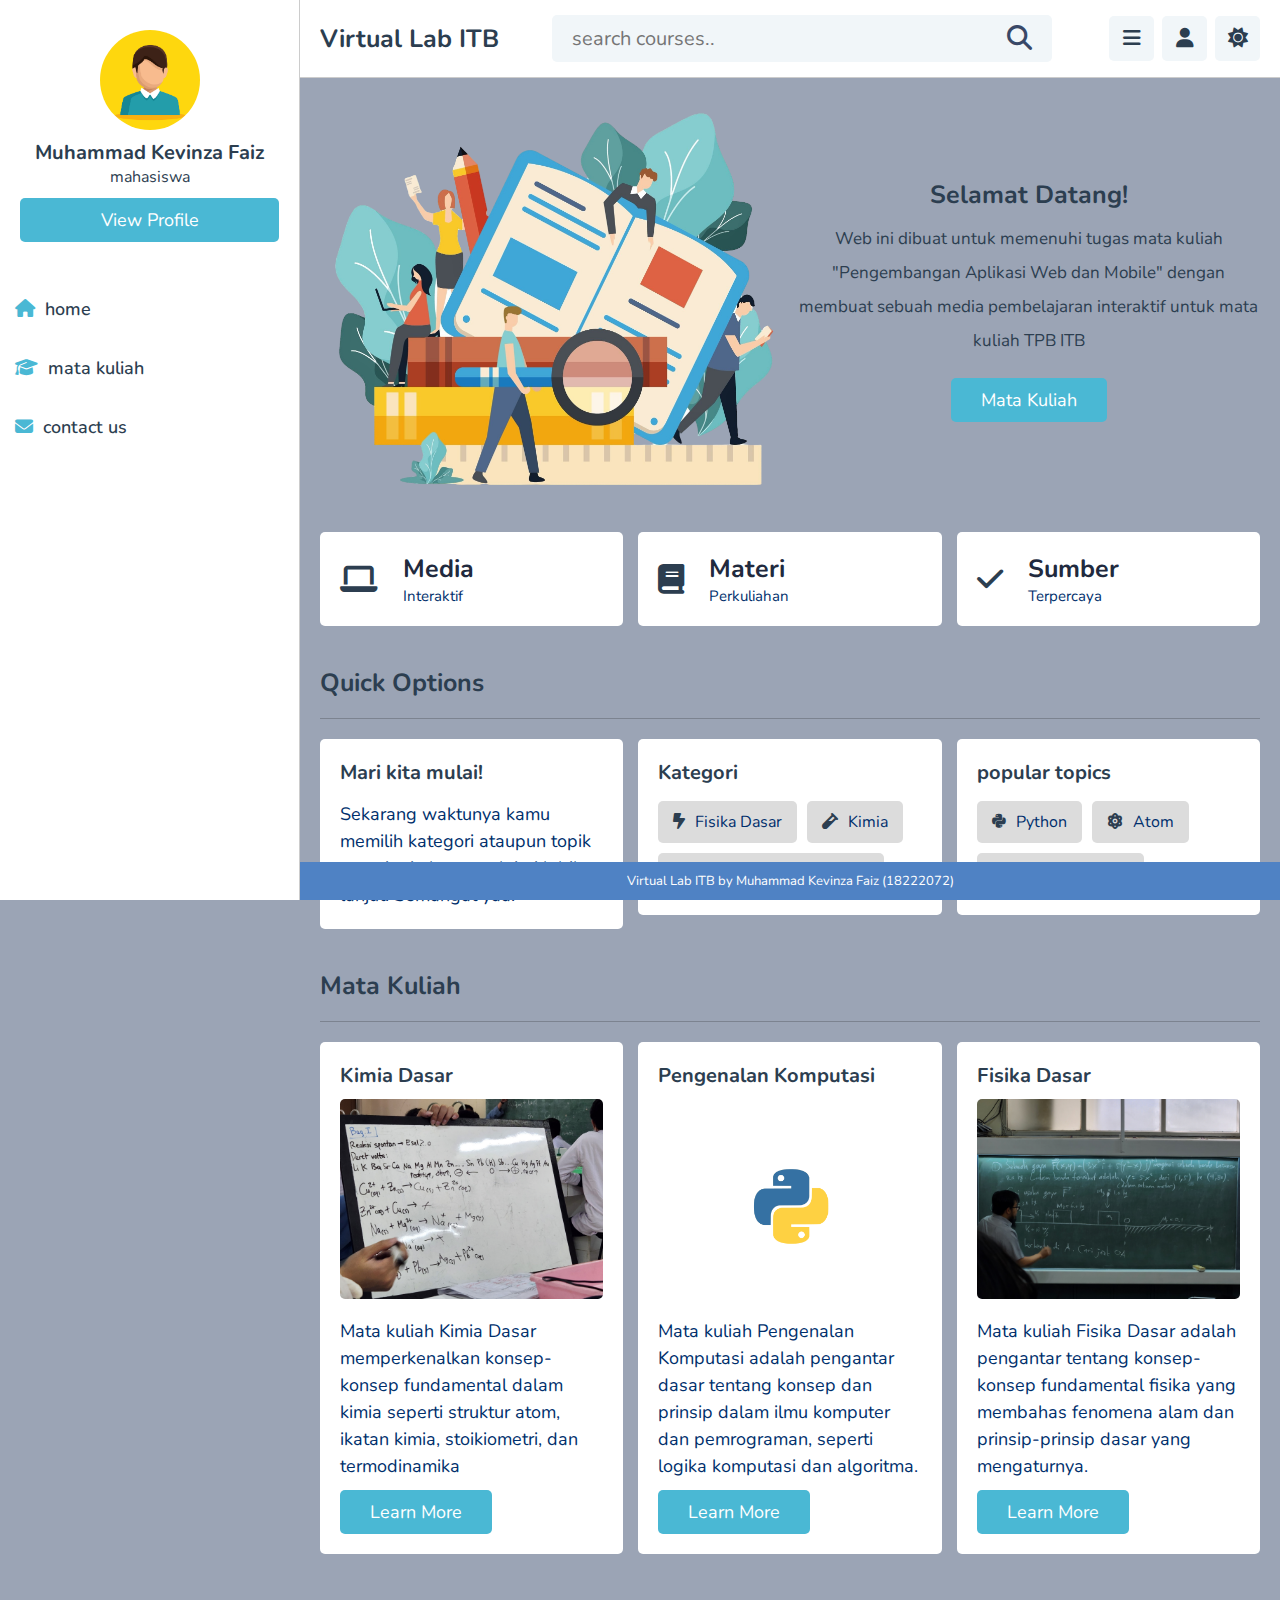
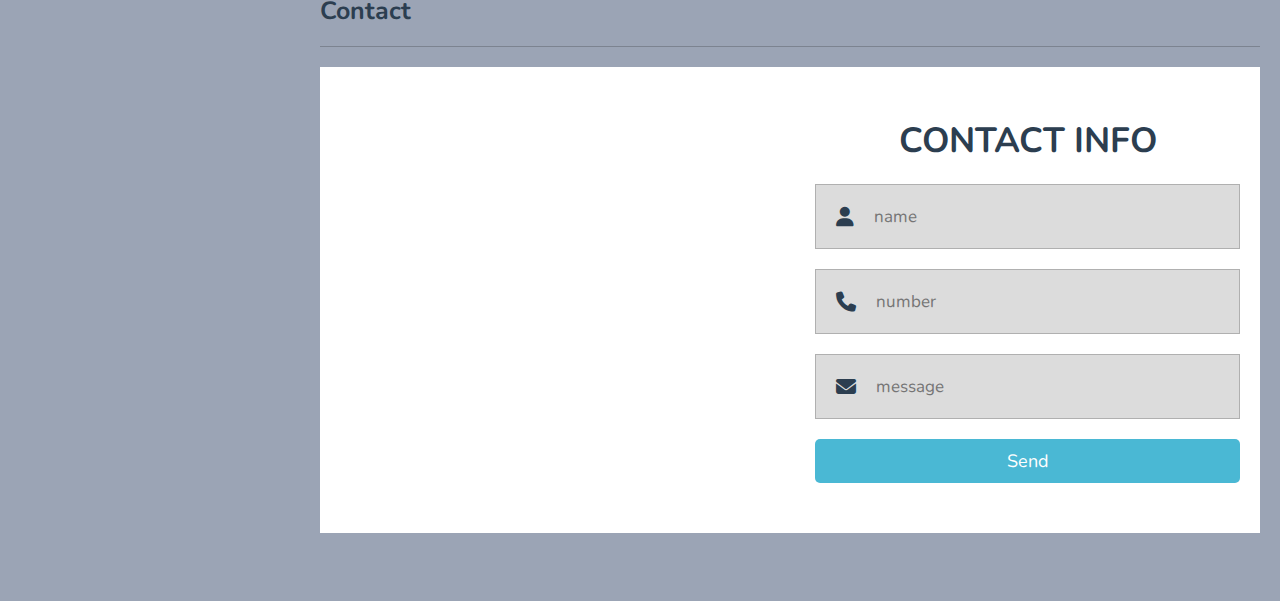
<file: index.html>
<!DOCTYPE html>
<html lang="en">

<head>
    <meta charset="UTF-8">
    <meta name="viewport" content="width=device-width, initial-scale=1.0">
    <title>Home</title>
    <link rel="stylesheet" href="https://cdnjs.cloudflare.com/ajax/libs/font-awesome/6.6.0/css/all.min.css">
    <link rel="stylesheet" href="css/style.css">
    <link rel="icon" href="images/icon.png" type="image/x-icon">
</head>

<body>
    <!-- Header Section Start -->
    <header class="header">
        <section class="flex">
            <a href="index.html" class="logo">Virtual Lab ITB</a>

            <form action="" method="post" class="search-form">
                <input type="text" name="search_box" placeholder="search courses.." required maxlength="100">
                <button type="submit" class="fas fa-search" name="search_box"></button>
            </form>

            <div class="icons">
                <div id="menu-btn" class="fas fa-bars"></div>
                <div id="search-btn" class="fas fa-search"></div>
                <div id="user-btn" class="fas fa-user"></div>
                <div id="toggle-btn" class="fas fa-sun"></div>
            </div>

            <div class="profile">
                <img src="images/profilepicture.jpg" alt="">
                <h3>Muhammad Kevinza Faiz</h3>
                <span>mahasiswa</span>
                <a href="profile.html" class="btn">view profile</a>
                <div class="flex-btn">
                    <a href="login.html" class="option-btn">login</a>
                    <a href="register.html" class="option-btn">register</a>
                </div>
            </div>

        </section>
    </header>

    <!-- Header Section End -->

    <!-- Side bar section start -->

    <div class="side-bar">

        <div class="close-side-bar">
            <i class="fas fa-times"></i>
        </div>

        <div class="profile">
            <img src="images/profilepicture.jpg" alt="">
            <h3>Muhammad Kevinza Faiz</h3>
            <span>mahasiswa</span>
            <a href="profile.html" class="btn">view profile</a>
        </div>

        <nav class="navbar">
            <a href="#about"><i class="fas fa-home"></i><span>home</span></a>
            <a href="#matakuliah"><i class="fas fa-graduation-cap"></i><span>mata kuliah</span></a>
            <a href="#contact"><i class="fa-solid fa-envelope"></i><span>contact us</span></a>
        </nav>

    </div>

    <!-- Side bar section end -->

    <!-- About Section Start -->
    
    <section class="about" id="about">
        <div class="row">
            <div class="image">
                <img src="images/about.png" alt="">
            </div>

            <div class="content">
                <h3>Selamat Datang!</h3>
                <p>Web ini dibuat untuk memenuhi tugas mata kuliah "Pengembangan Aplikasi Web dan Mobile" dengan membuat sebuah media pembelajaran interaktif untuk mata kuliah TPB ITB</p>
                <a href="#matakuliah" class="inline-btn">mata kuliah</a>
            </div>
        </div>

        <div class="box-container">
            <div class="box">
                <i class="fa-solid fa-laptop"></i>
                <div>
                    <h3>Media</h3>
                    <span>Interaktif</span>
                </div>
            </div>

            <div class="box">
                <i class="fa-solid fa-book"></i>
                <div>
                    <h3>Materi</h3>
                    <span>Perkuliahan</span>
                </div>
            </div>

            <div class="box">
                <i class="fa-solid fa-check"></i>
                <div>
                    <h3>Sumber</h3>
                    <span>Terpercaya</span>
                </div>
            </div>

        </div>
    </section>


    <!-- About Section End -->

    <!-- Quick Select Section Start -->
    
    <section class="quick-select">
        <h1 class="heading">
            quick options
        </h1>

        <div class="box-container">

            <div class="box">
                <h3 class="title">Mari kita mulai!</h3>
                <p>Sekarang waktunya kamu memilih kategori ataupun topik yang ingin kamu pelajari lebih lanjut. Semangat yaa!</p>
            </div>
            
            <div class="box">
                <h3 class="title">Kategori</h3>
                <div class="flex">
                    <a href="playlist.html" ><i class="fa-solid fa-bolt-lightning"></i><span>Fisika Dasar</span></a>
                    <a href="playlist3.html" ><i class="fas fa-vial"></i><span>Kimia</span></a>
                    <a href="playlist2.html" ><i class="fas fa-code"></i><span>Pengenalan Komputasi</span></a>
                </div>
            </div>

            <div class="box">
                <h3 class="title">popular topics</h3>
                <div class="flex">
                    <a><i class="fa-brands fa-python"></i><span>Python</span></a>
                    <a><i class="fa-solid fa-atom"></i><span>Atom</span></a>
                    <a><i class="fa-solid fa-weight-hanging"></i><span>Hukum newton</span></a>
                </div>
            </div>
        </div>

    </section>

    <!-- Quick Select Section End -->


    <!-- Mata Kuliah Section Start -->
    
    <section class="matakuliah" id="matakuliah">
        <h1 class="heading">
            Mata Kuliah
        </h1>

        <div class="box-container">
            <div class="box">
                <h3 class="title">Kimia Dasar</h3>
                <img src="images/Kimia.jpg" class="thumb" alt="">
                <p>Mata kuliah Kimia Dasar memperkenalkan konsep-konsep fundamental dalam kimia seperti struktur atom, ikatan kimia, stoikiometri, dan termodinamika </p>
                <a href="playlist3.html" class="inline-btn">Learn More</a>
            </div>
            
            <div class="box">
                <h3 class="title">Pengenalan Komputasi</h3>
                <img src="images/python.png" class="thumb" alt="">
                <p>Mata kuliah Pengenalan Komputasi adalah pengantar dasar tentang konsep dan prinsip dalam ilmu komputer dan pemrograman, seperti logika komputasi dan algoritma. </p>
                <a href="playlist2.html" class="inline-btn">Learn More</a>
            </div>
            
            <div class="box">
                <h3 class="title">Fisika Dasar</h3>
                <img src="images/fisika.jpg" class="thumb" alt="">
                <p>Mata kuliah Fisika Dasar adalah pengantar tentang konsep-konsep fundamental fisika yang membahas fenomena alam dan prinsip-prinsip dasar yang mengaturnya.</p>
                <a href="playlist.html" class="inline-btn">Learn More</a>
            </div>

        </div>
    </section>
    
    <!-- Mata Kuliah Section End -->


    <!-- contact section start -->
    
    <section class="contact" id="contact">
        <h1 class="heading">Contact</h1>

        <div class="row">
            <iframe class="map" src="https://www.google.com/maps/embed?pb=!1m18!1m12!1m3!1d1980.5010029413743!2d107.
            6083131377829!3d-6.890361760159191!2m3!1f0!2f0!3f0!3m2!1i1024!2i768!4f13.
            1!3m3!1m2!1s0x2e68e65767c9b183%3A0x2478e3dcdce37961!2sInstitut%20Teknologi%20Bandung!5e0!3m2!1sen!2sid!4v1729235418622!5m2!1sen!2sid" 
            width="600" height="450" style="border:0;" allowfullscreen="" loading="lazy" referrerpolicy="no-referrer-when-downgrade"></iframe>
        
            <form action="">
                <h3>Contact Info</h3>
                <div class="inputBox">
                    <span class="fas fa-user"></span>
                    <input type="text" placeholder="name">
                </div>
                <div class="inputBox">
                    <span class="fas fa-phone"></span>
                    <input type="number" placeholder="number">
                </div>
                <div class="inputBox">
                    <span class="fas fa-envelope"></span>
                    <input type="email" placeholder="message">
                </div>
                <input type="submit" value="send" class="btn">
            </form>
        </div>

    </section>

    <!-- contact section end -->

    <!-- Footer Section start -->
    
    <footer class="footer">
        Virtual Lab ITB by <span>Muhammad Kevinza Faiz</span> (18222072)
    </footer>
    
    <!-- Footer Section end -->


    <script src="js/script.js"></script>
</body>

</html>
</file>
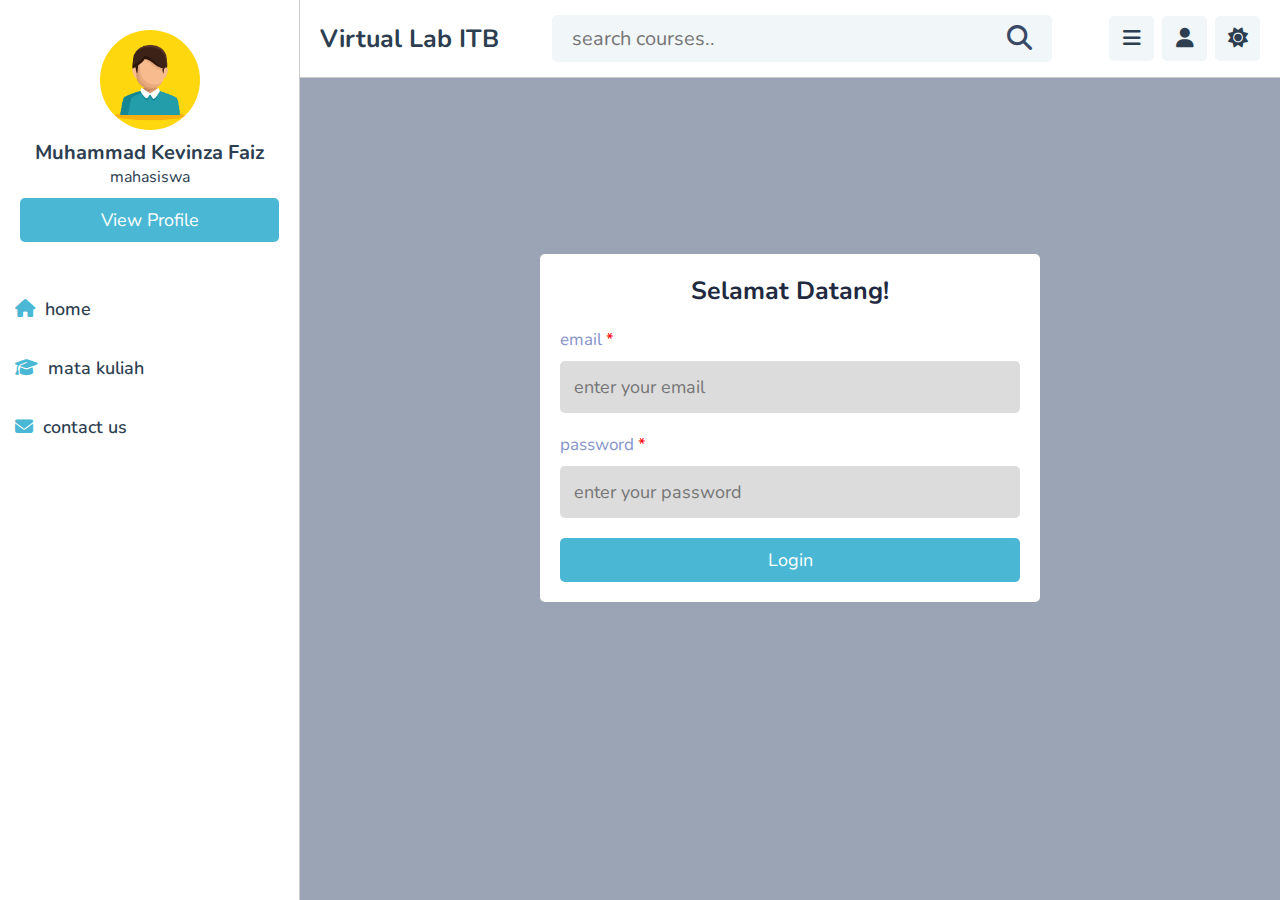
<file: login.html>
<!DOCTYPE html>
<html lang="en">

<head>
    <meta charset="UTF-8">
    <meta name="viewport" content="width=device-width, initial-scale=1.0">
    <title>Login</title>
    <link rel="stylesheet" href="https://cdnjs.cloudflare.com/ajax/libs/font-awesome/6.6.0/css/all.min.css">
    <link rel="stylesheet" href="css/style.css">
    <link rel="icon" href="images/icon.png" type="image/x-icon">
</head>

<body>
    <!-- Header Section Start -->
    <header class="header">
        <section class="flex">
            <a href="index.html" class="logo">Virtual Lab ITB</a>

            <form action="" method="post" class="search-form">
                <input type="text" name="search_box" placeholder="search courses.." required maxlength="100">
                <button type="submit" class="fas fa-search" name="search_box"></button>
            </form>

            <div class="icons">
                <div id="menu-btn" class="fas fa-bars"></div>
                <div id="search-btn" class="fas fa-search"></div>
                <div id="user-btn" class="fas fa-user"></div>
                <div id="toggle-btn" class="fas fa-sun"></div>
            </div>

            <div class="profile">
                <img src="images/profilepicture.jpg" alt="">
                <h3>Muhammad Kevinza Faiz</h3>
                <span>mahasiswa</span>
                <a href="profile.html" class="btn">view profile</a>
                <div class="flex-btn">
                    <a href="login.html" class="option-btn">login</a>
                    <a href="register.html" class="option-btn">register</a>
                </div>
            </div>

        </section>
    </header>

    <!-- Header Section End -->

    <!-- Side bar section start -->

    <div class="side-bar">

        <div class="close-side-bar">
            <i class="fas fa-times"></i>
        </div>

        <div class="profile">
            <img src="images/profilepicture.jpg" alt="">
            <h3>Muhammad Kevinza Faiz</h3>
            <span>mahasiswa</span>
            <a href="profile.html" class="btn">view profile</a>
        </div>

        <nav class="navbar">
            <a href="index.html"><i class="fas fa-home"></i><span>home</span></a>
            <a onclick="location.href='index.html#matakuliah'"><i class="fas fa-graduation-cap"></i><span>mata kuliah</span></a>
            <a onclick="location.href='index.html#contact'"><i class="fa-solid fa-envelope"></i><span>contact us</span></a>
        </nav>

    </div>

    <!-- Side bar section end -->

    <!-- Login section start -->
    
    <section class="form-container">
        <form action="" method="post" enctype="multipart/form-data">
            <h3>Selamat Datang!</h3>
            <p>email <span>*</span></p>
            <input type="text" name="email" placeholder="enter your email" maxlength="100" required class="box">
            <p>password <span>*</span></p>
            <input type="text" name="pass" placeholder="enter your password" maxlength="100" required class="box">
            <input type="submit" name="submit" value="login" class="btn">
        </form>
    </section>

    <!-- Login section end -->

    <script src="js/script.js"></script>
</body>

</html>
</file>
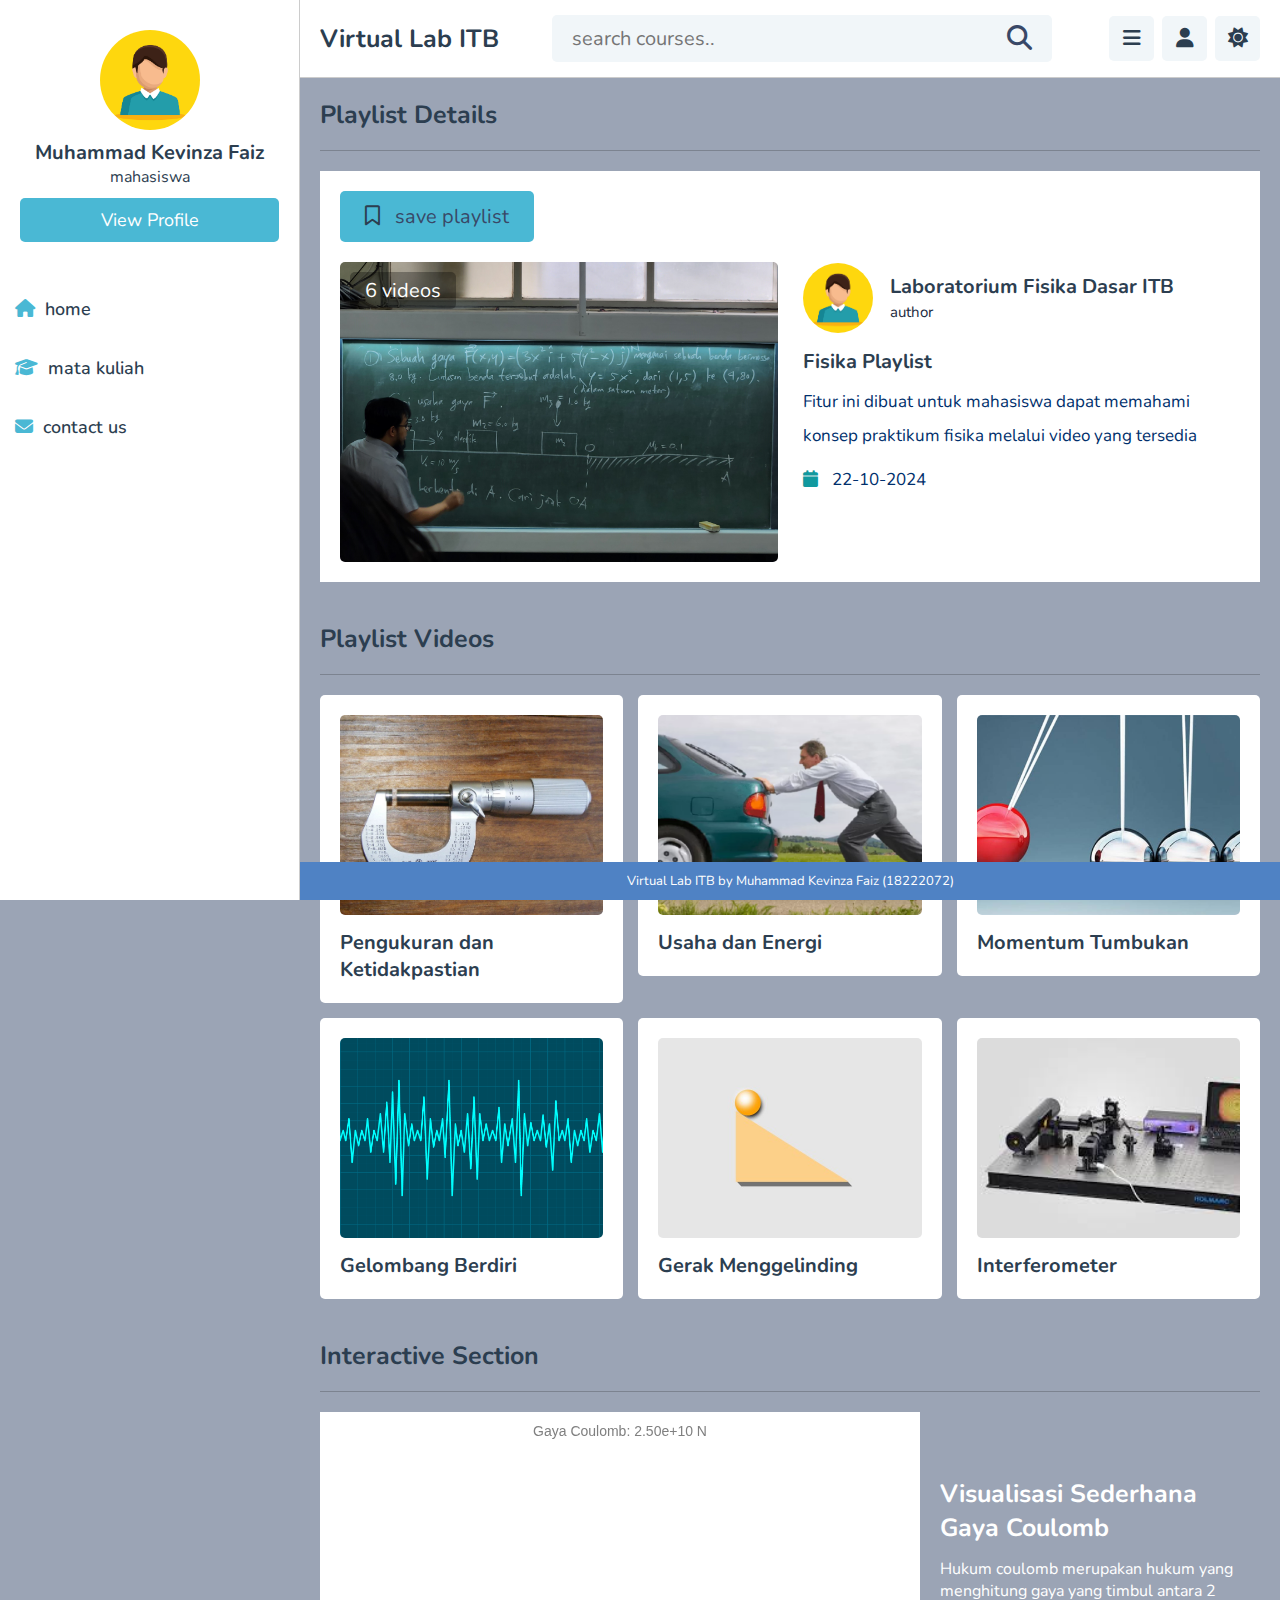
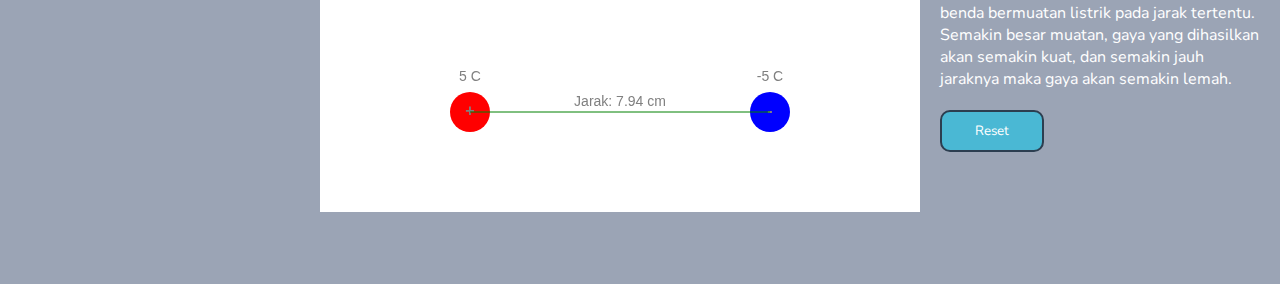
<file: playlist.html>
<!DOCTYPE html>
<html lang="en">

<head>
    <meta charset="UTF-8">
    <meta name="viewport" content="width=device-width, initial-scale=1.0">
    <title>Home</title>
    <link rel="stylesheet" href="https://cdnjs.cloudflare.com/ajax/libs/font-awesome/6.6.0/css/all.min.css">
    <link rel="stylesheet" href="css/style.css">
    <link rel="icon" href="images/icon.png" type="image/x-icon">
</head>

<body>
    <!-- Header Section Start -->
    <header class="header">
        <section class="flex">
            <a href="index.html" class="logo">Virtual Lab ITB</a>

            <form action="" method="post" class="search-form">
                <input type="text" name="search_box" placeholder="search courses.." required maxlength="100">
                <button type="submit" class="fas fa-search" name="search_box"></button>
            </form>

            <div class="icons">
                <div id="menu-btn" class="fas fa-bars"></div>
                <div id="search-btn" class="fas fa-search"></div>
                <div id="user-btn" class="fas fa-user"></div>
                <div id="toggle-btn" class="fas fa-sun"></div>
            </div>

            <div class="profile">
                <img src="images/profilepicture.jpg" alt="">
                <h3>Muhammad Kevinza Faiz</h3>
                <span>mahasiswa</span>
                <a href="profile.html" class="btn">view profile</a>
                <div class="flex-btn">
                    <a href="login.html" class="option-btn">login</a>
                    <a href="register.html" class="option-btn">register</a>
                </div>
            </div>

        </section>
    </header>

    <!-- Header Section End -->

    <!-- Side bar section start -->

    <div class="side-bar">

        <div class="close-side-bar">
            <i class="fas fa-times"></i>
        </div>

        <div class="profile">
            <img src="images/profilepicture.jpg" alt="">
            <h3>Muhammad Kevinza Faiz</h3>
            <span>mahasiswa</span>
            <a href="profile.html" class="btn">view profile</a>
        </div>

        <nav class="navbar">
            <a href="index.html"><i class="fas fa-home"></i><span>home</span></a>
            <a onclick="location.href='index.html#matakuliah'"><i class="fas fa-graduation-cap"></i><span>mata kuliah</span></a>
            <a onclick="location.href='index.html#contact'"><i class="fa-solid fa-envelope"></i><span>contact us</span></a>
        </nav>

    </div>

    <!-- Side bar section end -->

    <!-- Playlist Section start -->

    <section class="playlist">
        <h1 class="heading">playlist details</h1>

        <div class="row">

            <div class="col">
                <form action="" method="post" class="save-list">
                    <button type="submit" name="save_list">
                        <i class="far fa-bookmark"></i>
                        <span>save playlist</span>
                    </button>
                </form>
                <div class="thumb">
                    <span>6 videos</span>
                    <img src="images/fisika.jpg" alt="">
                </div>
            </div>

            <div class="col">
                <div class="tutor">
                    <img src="images/profilepicture.jpg" alt="">
                    <div>
                        <h3>Laboratorium Fisika Dasar ITB</h3>
                        <span>author</span>
                    </div>
                </div>


                <div class="details">
                    <h3>Fisika Playlist</h3>
                    <p>Fitur ini dibuat untuk mahasiswa dapat memahami konsep praktikum fisika melalui video yang tersedia</p>
                    <div class="date">
                        <i class="fas fa-calendar"></i>
                        <span>22-10-2024</span>
                    </div>
                </div>

            </div>

        </div>
    </section>

    <!-- Playlist Section End -->


    <!-- videos container section start -->
    
    <section class="videos-container">
        <h1 class="heading">
            playlist videos
        </h1>

        <div class="box-container">

            <a href="https://youtu.be/1QJQyqe8jrI?si=glGPUc-vp4s0qnQ7" class="box">
                <i class="fas fa-play"></i>
                <img src="images/fisika_modul1.jpg" alt="">
                <h3>Pengukuran dan Ketidakpastian</h3>
            </a>
            
            <a href="https://youtu.be/ilwgXb7PHE0?si=-R7vJ4qdMIvt7a53" class="box">
                <i class="fas fa-play"></i>
                <img src="images/fisika_modul2.webp" alt="">
                <h3>Usaha dan Energi</h3>
            </a>

            <a href="https://youtu.be/U2LagF2geac?si=zbeX4D_3R2qyu4MA" class="box">
                <i class="fas fa-play"></i>
                <img src="images/fisika_modul3.jpg" alt="">
                <h3>Momentum Tumbukan</h3>
            </a>

            <a href="https://youtu.be/YX_K9deMQvE?si=qb1BiXRpBCndc8eg" class="box">
                <i class="fas fa-play"></i>
                <img src="images/fisika_modul4.png" alt="">
                <h3>Gelombang Berdiri</h3>
            </a>

            <a href="https://youtu.be/9qjUfb9Wemw?si=_3VCgruU-o9y2FcC" class="box">
                <i class="fas fa-play"></i>
                <img src="images/fisika_modul5.jpg" alt="">
                <h3>Gerak Menggelinding</h3>
            </a>
            <a href="https://youtu.be/qweFVNHS1rw?si=UhOTOVcKOLtT6LbH" class="box">
                <i class="fas fa-play"></i>
                <img src="images/fisika_modul6.jpg" alt="">
                <h3>Interferometer</h3>
            </a>
        </div>
    </section>

    <!-- videos container section end -->

    <!-- Interactive section start -->
    
    <section class="interactive-fisika">
    <h1 class="heading">Interactive Section</h1>
    <div class="interactive-container">
        <div class="canvas-container">
            <canvas id="electricFieldCanvas" width="600" height="400"></canvas>
        </div>
        <div class="controls">
            <h3>Visualisasi Sederhana Gaya Coulomb</h3>
            <p>Hukum coulomb merupakan hukum yang menghitung gaya yang timbul antara 2 benda bermuatan listrik pada jarak tertentu. Semakin besar muatan, gaya yang dihasilkan akan semakin kuat, dan semakin jauh jaraknya maka gaya akan semakin lemah.</p>
            <button onclick="resetCharges()">Reset</button>
        </div>
    </div>
    </section>
    
    <!-- Interactive Section End -->

    <!-- Footer Section start -->
    
    <footer class="footer">
        Virtual Lab ITB by <span>Muhammad Kevinza Faiz</span> (18222072)
    </footer>
    
    <!-- Footer Section end -->

    <script src="js/script_fisika.js"></script>
</body>

</html>
</file>
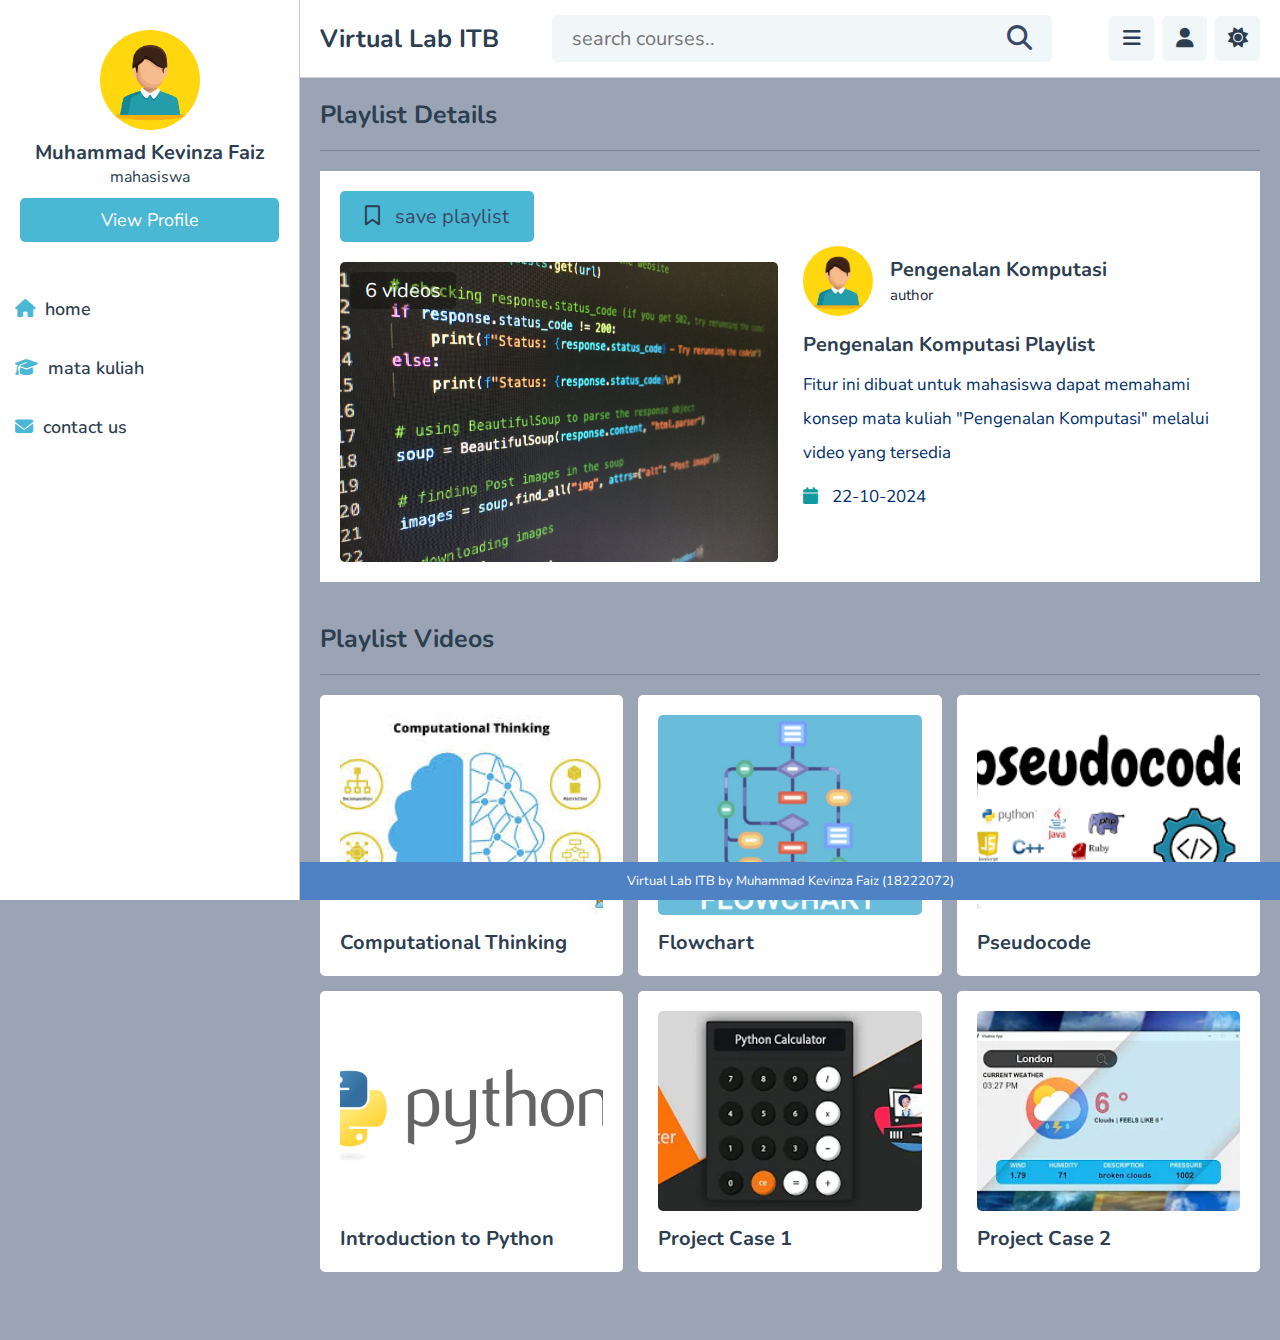
<file: playlist2.html>
<!DOCTYPE html>
<html lang="en">

<head>
    <meta charset="UTF-8">
    <meta name="viewport" content="width=device-width, initial-scale=1.0">
    <title>Home</title>
    <link rel="stylesheet" href="https://cdnjs.cloudflare.com/ajax/libs/font-awesome/6.6.0/css/all.min.css">
    <link rel="stylesheet" href="css/style.css">
    <link rel="icon" href="images/icon.png" type="image/x-icon">
</head>

<body>
    <!-- Header Section Start -->
    <header class="header">
        <section class="flex">
            <a href="index.html" class="logo">Virtual Lab ITB</a>

            <form action="" method="post" class="search-form">
                <input type="text" name="search_box" placeholder="search courses.." required maxlength="100">
                <button type="submit" class="fas fa-search" name="search_box"></button>
            </form>

            <div class="icons">
                <div id="menu-btn" class="fas fa-bars"></div>
                <div id="search-btn" class="fas fa-search"></div>
                <div id="user-btn" class="fas fa-user"></div>
                <div id="toggle-btn" class="fas fa-sun"></div>
            </div>

            <div class="profile">
                <img src="images/profilepicture.jpg" alt="">
                <h3>Muhammad Kevinza Faiz</h3>
                <span>mahasiswa</span>
                <a href="profile.html" class="btn">view profile</a>
                <div class="flex-btn">
                    <a href="login.html" class="option-btn">login</a>
                    <a href="register.html" class="option-btn">register</a>
                </div>
            </div>

        </section>
    </header>

    <!-- Header Section End -->

    <!-- Side bar section start -->

    <div class="side-bar">

        <div class="close-side-bar">
            <i class="fas fa-times"></i>
        </div>

        <div class="profile">
            <img src="images/profilepicture.jpg" alt="">
            <h3>Muhammad Kevinza Faiz</h3>
            <span>mahasiswa</span>
            <a href="profile.html" class="btn">view profile</a>
        </div>

        <nav class="navbar">
            <a href="index.html"><i class="fas fa-home"></i><span>home</span></a>
            <a onclick="location.href='index.html#matakuliah'"><i class="fas fa-graduation-cap"></i><span>mata kuliah</span></a>
            <a onclick="location.href='index.html#contact'"><i class="fa-solid fa-envelope"></i><span>contact us</span></a>
        </nav>

    </div>

    <!-- Side bar section end -->

    <!-- Playlist Section start -->

    <section class="playlist">
        <h1 class="heading">playlist details</h1>

        <div class="row">

            <div class="col">
                <form action="" method="post" class="save-list">
                    <button type="submit" name="save_list">
                        <i class="far fa-bookmark"></i>
                        <span>save playlist</span>
                    </button>
                </form>
                <div class="thumb">
                    <span>6 videos</span>
                    <img src="images/python.jpg" alt="">
                </div>
            </div>

            <div class="col">
                <div class="tutor">
                    <img src="images/profilepicture.jpg" alt="">
                    <div>
                        <h3>Pengenalan Komputasi</h3>
                        <span>author</span>
                    </div>
                </div>


                <div class="details">
                    <h3>Pengenalan Komputasi Playlist</h3>
                    <p>Fitur ini dibuat untuk mahasiswa dapat memahami konsep mata kuliah "Pengenalan Komputasi" melalui video yang tersedia</p>
                    <div class="date">
                        <i class="fas fa-calendar"></i>
                        <span>22-10-2024</span>
                    </div>
                </div>

            </div>

        </div>
    </section>

    <!-- Playlist Section End -->


    <!-- videos container section start -->
    
    <section class="videos-container">
        <h1 class="heading">
            playlist videos
        </h1>

        <div class="box-container">

            <a href="https://youtu.be/OCHSQQNDmXc?si=Ylc0BxmiPrMnkOu4" class="box">
                <i class="fas fa-play"></i>
                <img src="images/pengkom1.jpg" alt="">
                <h3>Computational Thinking</h3>
            </a>
            
            <a href="https://youtu.be/HxFO-8xKij8?si=LsUd18nMdGWjYVTy" class="box">
                <i class="fas fa-play"></i>
                <img src="images/pengkom3.jpg" alt="">
                <h3>Flowchart</h3>
            </a>
            
            <a href="https://youtu.be/qfckDdsEIq8?si=n-jNUMy2WK8x9k-p" class="box">
                <i class="fas fa-play"></i>
                <img src="images/pengkom4.png" alt="">
                <h3>Pseudocode</h3>
            </a>
            
            <a href="https://youtu.be/rfscVS0vtbw?si=M5YP5Wgc6vGspyGg" class="box">
                <i class="fas fa-play"></i>
                <img src="images/pengkom2.png" alt="">
                <h3>Introduction to Python</h3>
            </a>

            <a href="https://youtu.be/6CZB6VTy3Hg?feature=shared" class="box">
                <i class="fas fa-play"></i>
                <img src="images/pengkom5.webp" alt="">
                <h3>Project Case 1</h3>
            </a>
            <a href="https://youtu.be/NCCYWIzN6hU?feature=shared" class="box">
                <i class="fas fa-play"></i>
                <img src="images/pengkom6.webp" alt="">
                <h3>Project Case 2</h3>
            </a>
        </div>
    </section>


    <!-- videos container section end -->

    

    <!-- Footer Section start -->
    
    <footer class="footer">
        Virtual Lab ITB by <span>Muhammad Kevinza Faiz</span> (18222072)
    </footer>
    
    <!-- Footer Section end -->

    <script src="js/script.js"></script>
</body>

</html>
</file>
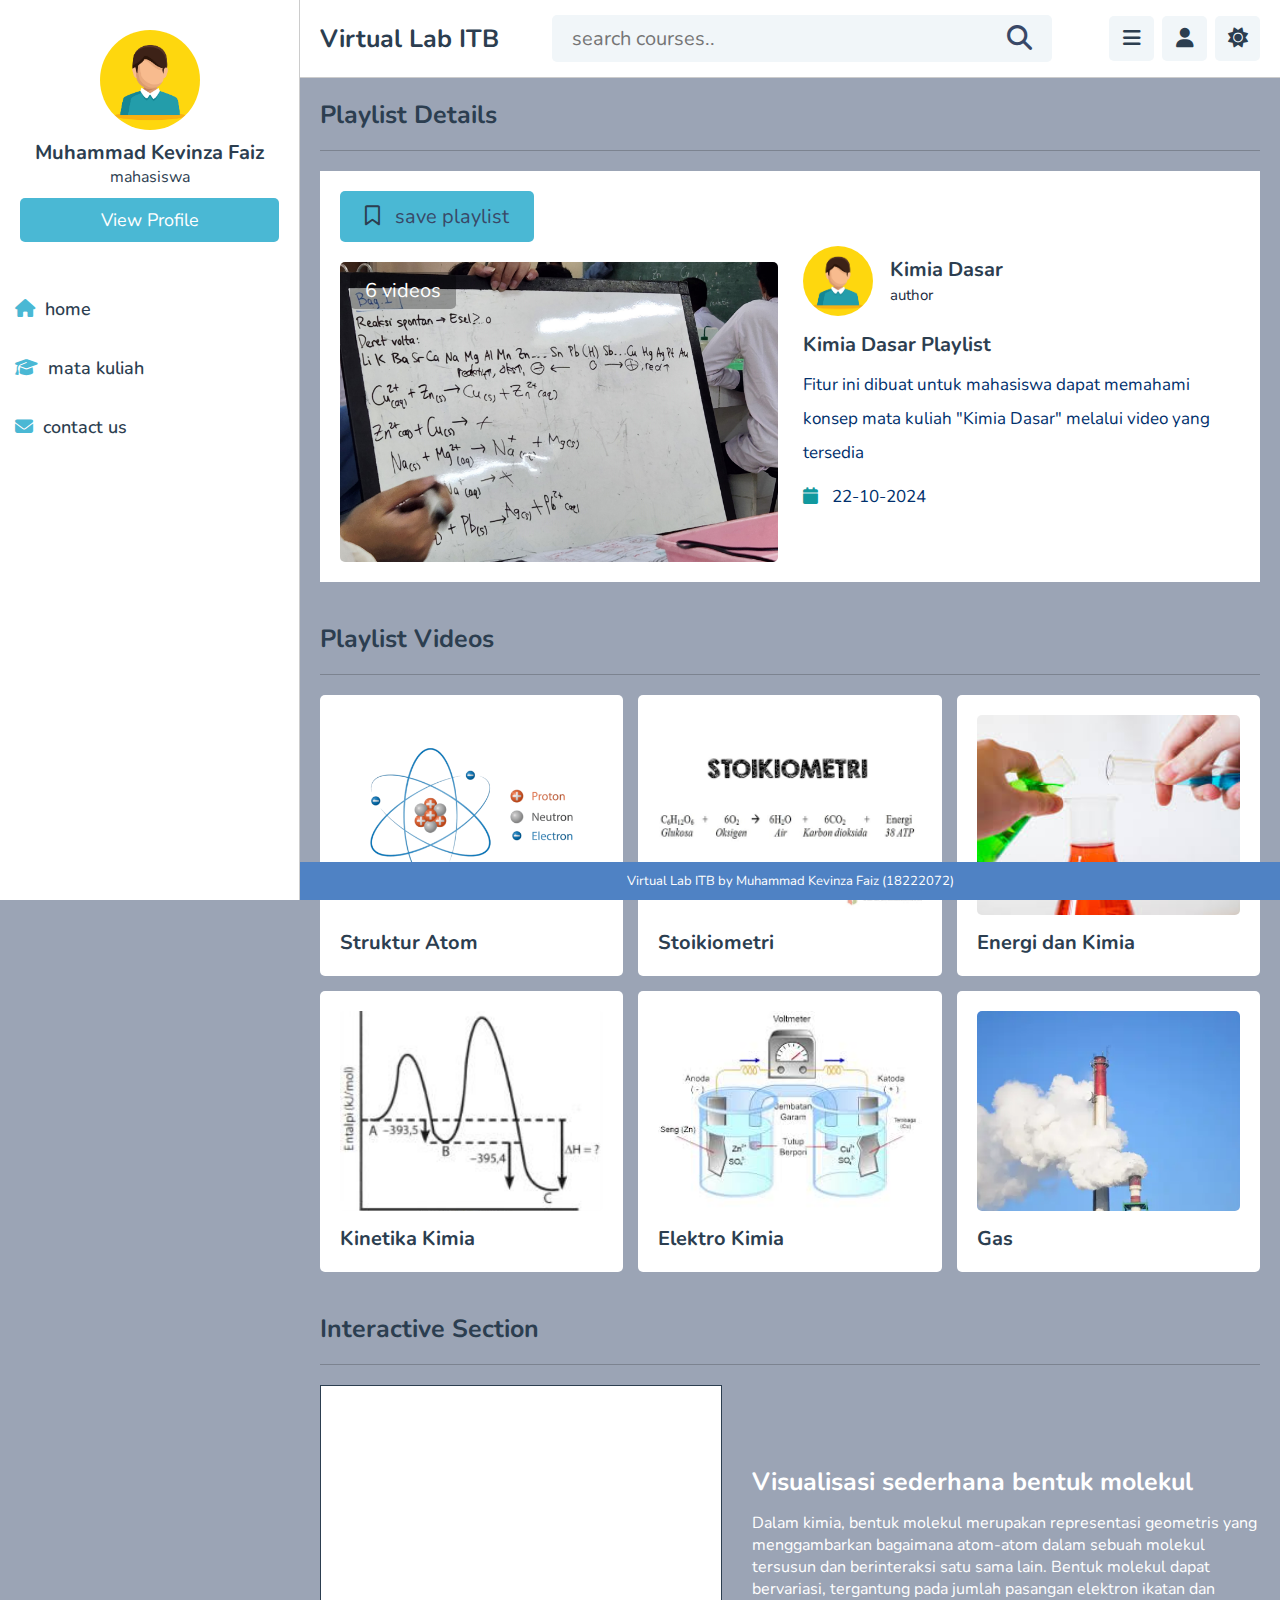
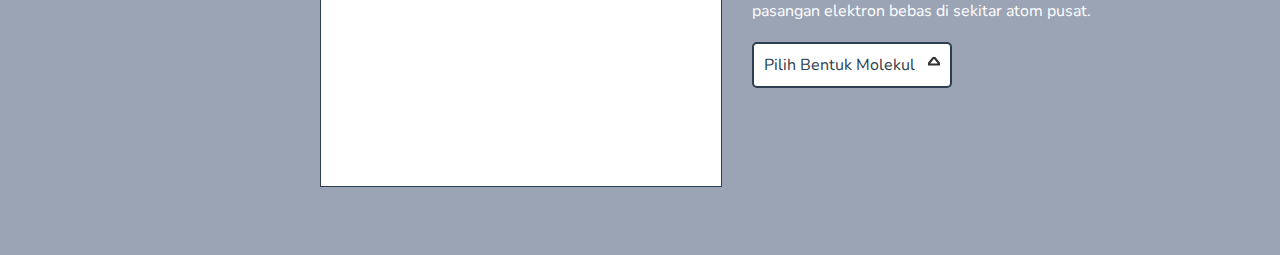
<file: playlist3.html>
<!DOCTYPE html>
<html lang="en">

<head>
    <meta charset="UTF-8">
    <meta name="viewport" content="width=device-width, initial-scale=1.0">
    <title>Home</title>
    <link rel="stylesheet" href="https://cdnjs.cloudflare.com/ajax/libs/font-awesome/6.6.0/css/all.min.css">
    <link rel="stylesheet" href="css/style.css">
    <link rel="icon" href="images/icon.png" type="image/x-icon">
</head>

<body>
    <!-- Header Section Start -->
    <header class="header">
        <section class="flex">
            <a href="index.html" class="logo">Virtual Lab ITB</a>

            <form action="" method="post" class="search-form">
                <input type="text" name="search_box" placeholder="search courses.." required maxlength="100">
                <button type="submit" class="fas fa-search" name="search_box"></button>
            </form>

            <div class="icons">
                <div id="menu-btn" class="fas fa-bars"></div>
                <div id="search-btn" class="fas fa-search"></div>
                <div id="user-btn" class="fas fa-user"></div>
                <div id="toggle-btn" class="fas fa-sun"></div>
            </div>

            <div class="profile">
                <img src="images/profilepicture.jpg" alt="">
                <h3>Muhammad Kevinza Faiz</h3>
                <span>mahasiswa</span>
                <a href="profile.html" class="btn">view profile</a>
                <div class="flex-btn">
                    <a href="login.html" class="option-btn">login</a>
                    <a href="register.html" class="option-btn">register</a>
                </div>
            </div>

        </section>
    </header>

    <!-- Header Section End -->

    <!-- Side bar section start -->

    <div class="side-bar">

        <div class="close-side-bar">
            <i class="fas fa-times"></i>
        </div>

        <div class="profile">
            <img src="images/profilepicture.jpg" alt="">
            <h3>Muhammad Kevinza Faiz</h3>
            <span>mahasiswa</span>
            <a href="profile.html" class="btn">view profile</a>
        </div>

        <nav class="navbar">
            <a href="index.html"><i class="fas fa-home"></i><span>home</span></a>
            <a onclick="location.href='index.html#matakuliah'"><i class="fas fa-graduation-cap"></i><span>mata kuliah</span></a>
            <a onclick="location.href='index.html#contact'"><i class="fa-solid fa-envelope"></i><span>contact us</span></a>
        </nav>

    </div>

    <!-- Side bar section end -->

    <!-- Playlist Section start -->

    <section class="playlist">
        <h1 class="heading">playlist details</h1>

        <div class="row">

            <div class="col">
                <form action="" method="post" class="save-list">
                    <button type="submit" name="save_list">
                        <i class="far fa-bookmark"></i>
                        <span>save playlist</span>
                    </button>
                </form>
                <div class="thumb">
                    <span>6 videos</span>
                    <img src="images/Kimia.jpg" alt="">
                </div>
            </div>

            <div class="col">
                <div class="tutor">
                    <img src="images/profilepicture.jpg" alt="">
                    <div>
                        <h3>Kimia Dasar</h3>
                        <span>author</span>
                    </div>
                </div>


                <div class="details">
                    <h3>Kimia Dasar Playlist</h3>
                    <p>Fitur ini dibuat untuk mahasiswa dapat memahami konsep mata kuliah "Kimia Dasar" melalui video yang tersedia</p>
                    <div class="date">
                        <i class="fas fa-calendar"></i>
                        <span>22-10-2024</span>
                    </div>
                </div>

            </div>

        </div>
    </section>

    <!-- Playlist Section End -->


    <!-- videos container section start -->
    
    <section class="videos-container">
        <h1 class="heading">
            playlist videos
        </h1>

        <div class="box-container">

            <a href="https://youtu.be/SCMgkuSN0UI?si=4df7ohdhP6qMC5Zc" class="box">
                <i class="fas fa-play"></i>
                <img src="images/kimia2.png" alt="">
                <h3>Struktur Atom</h3>
            </a>

            <a href="https://youtu.be/TCXiEtgFh5s?si=oW31fkaFPqc-u4nu" class="box">
                <i class="fas fa-play"></i>
                <img src="images/kimia1.png" alt="">
                <h3>Stoikiometri</h3>
            </a>

            <a href="https://youtu.be/cmjX6_AZjXg?si=eD3znUNN5E9Suf3x" class="box">
                <i class="fas fa-play"></i>
                <img src="images/kimia3.jpg" alt="">
                <h3>Energi dan Kimia</h3>
            </a>

            <a href="https://youtu.be/GsgLaRjh2ZI?si=T9h0fy3WqaGundhX" class="box">
                <i class="fas fa-play"></i>
                <img src="images/kimia5.jpg" alt="">
                <h3>Kinetika Kimia</h3>
            </a>

            <a href="https://youtu.be/SeJGDSPftdU?si=38J3uONaNWb83tvz" class="box">
                <i class="fas fa-play"></i>
                <img src="images/kimia4.jpg" alt="">
                <h3>Elektro Kimia</h3>
            </a>
            
            <a href="https://youtu.be/8fYcRlcVCDw?si=oCcqV38Ao6-i4peE" class="box">
                <i class="fas fa-play"></i>
                <img src="images/kimia6.webp" alt="">
                <h3>Gas</h3>
            </a>
            
        </div>
    </section>


    <!-- videos container section end -->


    <!-- Interactive section start -->

    <section class="interactive-kimia">
        <h1 class="heading">
            Interactive Section
        </h1>
        <div class="visualization-container">
            <div class="molecule-visualization">
                <canvas id="moleculeCanvas" width="400" height="400"></canvas>
            </div>
            <div class="controls">
                <h3>Visualisasi sederhana bentuk molekul</h3>
                <p>Dalam kimia, bentuk molekul merupakan representasi geometris yang menggambarkan bagaimana atom-atom dalam sebuah molekul tersusun dan berinteraksi satu sama lain. Bentuk molekul dapat bervariasi, tergantung pada jumlah pasangan elektron ikatan dan pasangan elektron bebas di sekitar atom pusat.</p>
                <div class="shape-container">
                    <select id="moleculeShapes" onchange="handleShapeSelection()">
                        <option value="">Pilih Bentuk Molekul</option>
                        <option value="linear">Linear</option>
                        <option value="bent">Bent</option>
                        <option value="trigonal">Trigonal Planar</option>
                        <option value="tetrahedral">Tetrahedral</option>
                        <option value="octahedral">Octahedral</option>
                        <option value="tshaped">T-Shaped</option>
                        <option value="squarePlanar">Square Planar</option>
                    </select>
                </div>
            </div>
        </div>
    </section>


    <!-- Interactive section end -->

    <!-- Footer Section start -->
    
    <footer class="footer">
        Virtual Lab ITB by <span>Muhammad Kevinza Faiz</span> (18222072)
    </footer>
    
    <!-- Footer Section end -->

    <script src="js/script.js"></script>
</body>

</html>
</file>
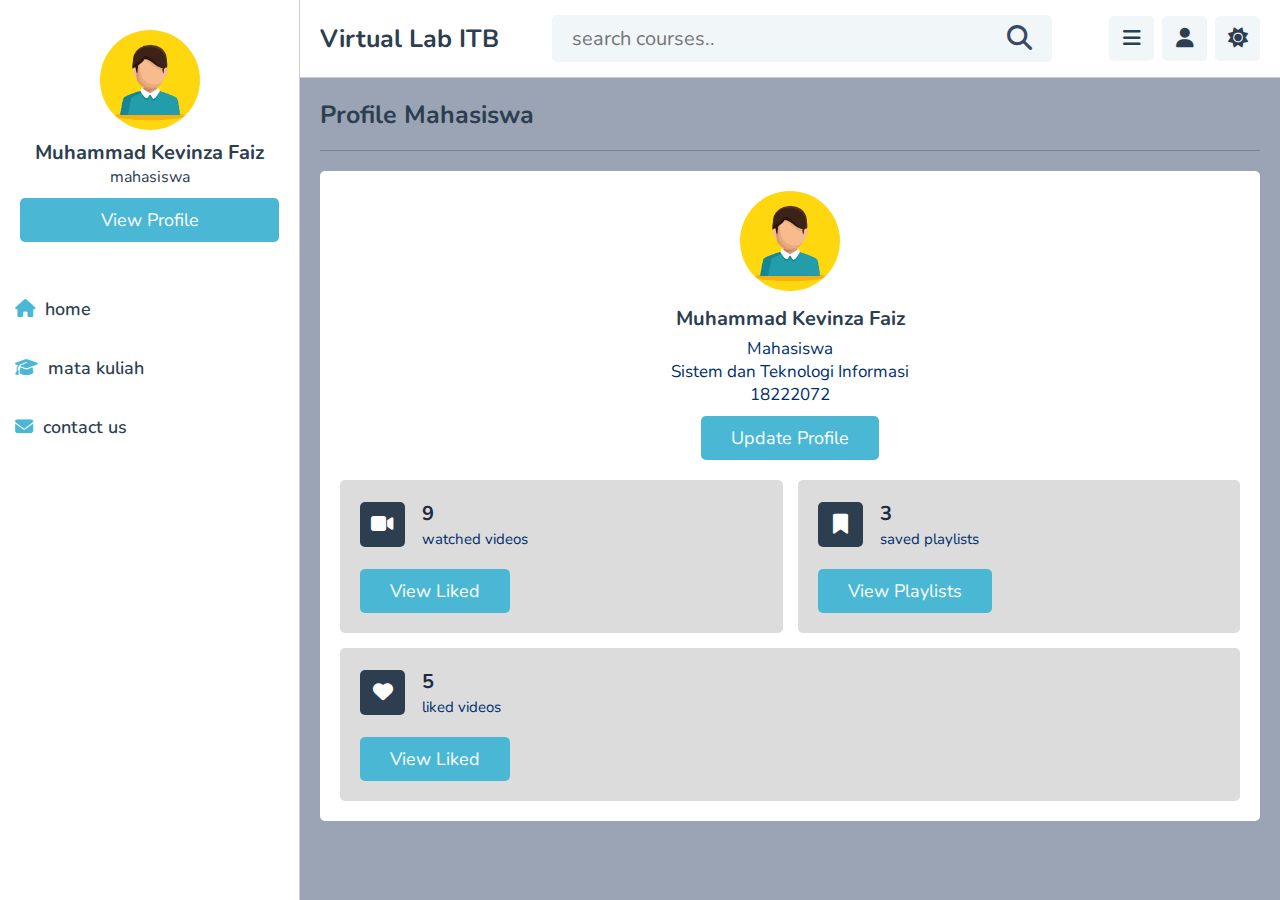
<file: profile.html>
<!DOCTYPE html>
<html lang="en">

<head>
    <meta charset="UTF-8">
    <meta name="viewport" content="width=device-width, initial-scale=1.0">
    <title>Profile</title>
    <link rel="stylesheet" href="https://cdnjs.cloudflare.com/ajax/libs/font-awesome/6.6.0/css/all.min.css">
    <link rel="stylesheet" href="css/style.css">
    <link rel="icon" href="images/icon.png" type="image/x-icon">
</head>

<body>
    <!-- Header Section Start -->
    <header class="header">
        <section class="flex">
            <a href="index.html" class="logo">Virtual Lab ITB</a>

            <form action="" method="post" class="search-form">
                <input type="text" name="search_box" placeholder="search courses.." required maxlength="100">
                <button type="submit" class="fas fa-search" name="search_box"></button>
            </form>

            <div class="icons">
                <div id="menu-btn" class="fas fa-bars"></div>
                <div id="search-btn" class="fas fa-search"></div>
                <div id="user-btn" class="fas fa-user"></div>
                <div id="toggle-btn" class="fas fa-sun"></div>
            </div>

            <div class="profile">
                <img src="images/profilepicture.jpg" alt="">
                <h3>Muhammad Kevinza Faiz</h3>
                <span>mahasiswa</span>
                <a href="profile.html" class="btn">view profile</a>
                <div class="flex-btn">
                    <a href="login.html" class="option-btn">login</a>
                    <a href="register.html" class="option-btn">register</a>
                </div>
            </div>

        </section>
    </header>

    <!-- Header Section End -->

    <!-- Side bar section start -->

    <div class="side-bar">

        <div class="close-side-bar">
            <i class="fas fa-times"></i>
        </div>

        <div class="profile">
            <img src="images/profilepicture.jpg" alt="">
            <h3>Muhammad Kevinza Faiz</h3>
            <span>mahasiswa</span>
            <a href="profile.html" class="btn">view profile</a>
        </div>

        <nav class="navbar">
            <a href="index.html"><i class="fas fa-home"></i><span>home</span></a>
            <a onclick="location.href='index.html#matakuliah'"><i class="fas fa-graduation-cap"></i><span>mata kuliah</span></a>
            <a onclick="location.href='index.html#contact'"><i class="fa-solid fa-envelope"></i><span>contact us</span></a>
        </nav>

    </div>

    <!-- Side bar section end -->

    <!-- Profile section start -->
    
    <section class="profile">
        <h1 class="heading">profile mahasiswa</h1>
        <div class="details">
            <div class="user">
                <img src="images/profilepicture.jpg" alt="">
                <h3>Muhammad Kevinza Faiz</h3>
                <p>Mahasiswa</p>
                <p>Sistem dan Teknologi Informasi</p>
                <p>18222072</p>
                <a href="update_profile.html" class="inline-btn">update profile</a>
            </div>
            
            <div class="box-container">
                <div class="box">
                    <div class="flex">
                        <i class="fas fa-video"></i>
                        <div>
                            <h3>9</h3>
                            <span>watched videos</span>
                        </div>
                    </div>
                    <a href="#" class="inline-btn">view liked</a>
                </div>

                <div class="box">
                    <div class="flex">
                        <i class="fas fa-bookmark"></i>
                        <div>
                            <h3>3</h3>
                            <span>saved playlists</span>
                        </div>
                    </div>
                    <a href="#" class="inline-btn">view playlists</a>
                </div>

                <div class="box">
                    <div class="flex">
                        <i class="fas fa-heart"></i>
                        <div>
                            <h3>5</h3>
                            <span>liked videos</span>
                        </div>
                    </div>
                    <a href="#" class="inline-btn">view liked</a>
                </div>

            </div>

        </div>
    </section>

    <!-- Profile section end -->

    <script src="js/script.js"></script>
</body>

</html>
</file>
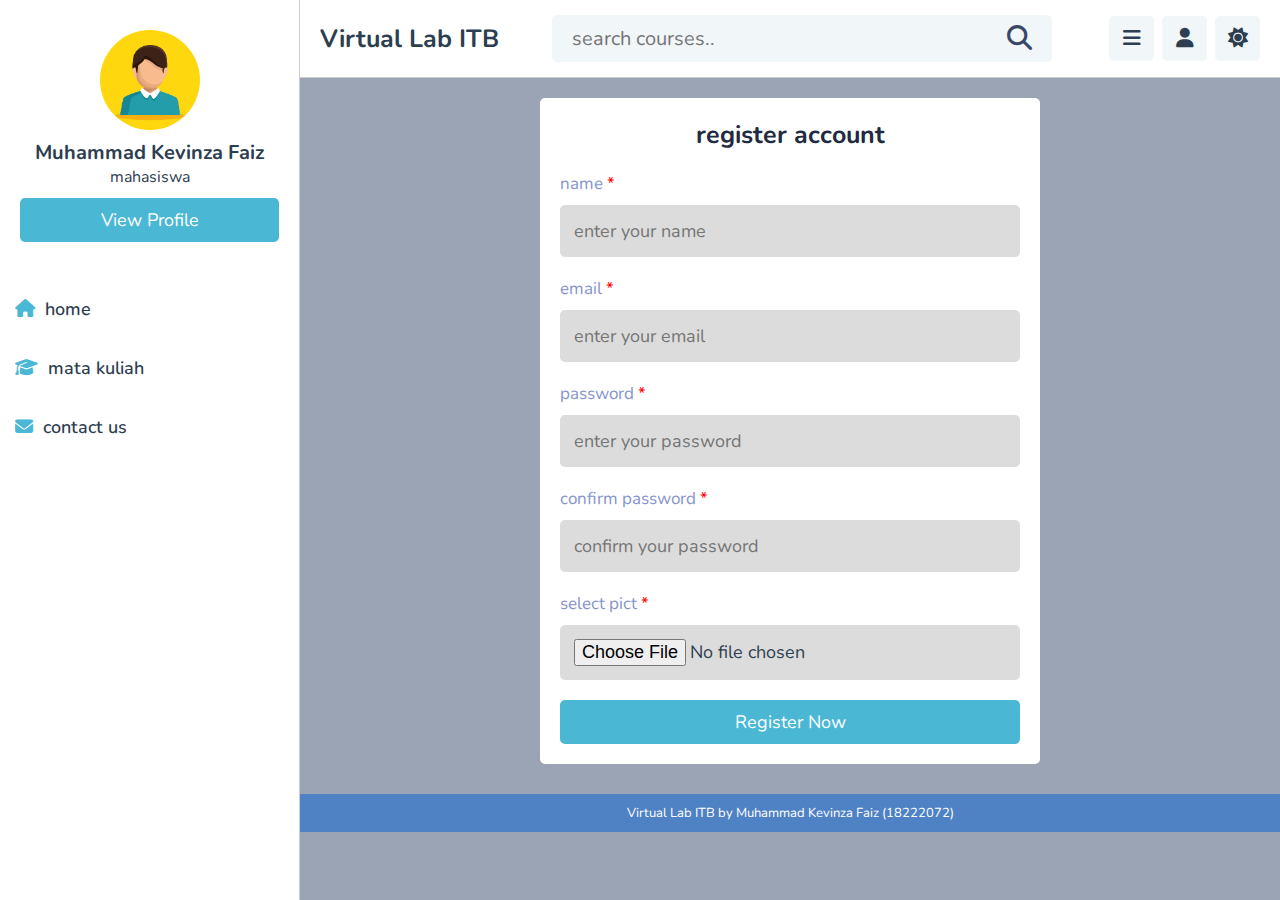
<file: register.html>
<!DOCTYPE html>
<html lang="en">

<head>
    <meta charset="UTF-8">
    <meta name="viewport" content="width=device-width, initial-scale=1.0">
    <title>Register</title>
    <link rel="stylesheet" href="https://cdnjs.cloudflare.com/ajax/libs/font-awesome/6.6.0/css/all.min.css">
    <link rel="stylesheet" href="css/style.css">
    <link rel="icon" href="images/icon.png" type="image/x-icon">
</head>

<body>
    <!-- Header Section Start -->
    <header class="header">
        <section class="flex">
            <a href="index.html" class="logo">Virtual Lab ITB</a>

            <form action="" method="post" class="search-form">
                <input type="text" name="search_box" placeholder="search courses.." required maxlength="100">
                <button type="submit" class="fas fa-search" name="search_box"></button>
            </form>

            <div class="icons">
                <div id="menu-btn" class="fas fa-bars"></div>
                <div id="search-btn" class="fas fa-search"></div>
                <div id="user-btn" class="fas fa-user"></div>
                <div id="toggle-btn" class="fas fa-sun"></div>
            </div>

            <div class="profile">
                <img src="images/profilepicture.jpg" alt="">
                <h3>Muhammad Kevinza Faiz</h3>
                <span>mahasiswa</span>
                <a href="profile.html" class="btn">view profile</a>
                <div class="flex-btn">
                    <a href="login.html" class="option-btn">login</a>
                    <a href="register.html" class="option-btn">register</a>
                </div>
            </div>

        </section>
    </header>

    <!-- Header Section End -->

    <!-- Side bar section start -->

    <div class="side-bar">

        <div class="close-side-bar">
            <i class="fas fa-times"></i>
        </div>

        <div class="profile">
            <img src="images/profilepicture.jpg" alt="">
            <h3>Muhammad Kevinza Faiz</h3>
            <span>mahasiswa</span>
            <a href="profile.html" class="btn">view profile</a>
        </div>

        <nav class="navbar">
            <a href="index.html"><i class="fas fa-home"></i><span>home</span></a>
            <a onclick="location.href='index.html#matakuliah'"><i class="fas fa-graduation-cap"></i><span>mata kuliah</span></a>
            <a onclick="location.href='index.html#contact'"><i class="fa-solid fa-envelope"></i><span>contact us</span></a>
        </nav>

    </div>

    <!-- Side bar section end -->

    <!-- Register section start -->
    
    <section class="form-container">
        <form action="" method="post" enctype="multipart/form-data">
            <h3>register account</h3>
            <p>name <span>*</span></p>
            <input type="text" name="name" placeholder="enter your name" maxlength="100" required class="box">
            <p>email <span>*</span></p>
            <input type="text" name="email" placeholder="enter your email" maxlength="100" required class="box">
            <p>password <span>*</span></p>
            <input type="text" name="pass" placeholder="enter your password" maxlength="100" required class="box">
            <p>confirm password <span>*</span></p>
            <input type="text" name="c_pass" placeholder="confirm your password" maxlength="100" required class="box">
            <p>select pict <span>*</span></p>
            <input type="file" name="image" accept="image/*" required class="box">
            <input type="submit" name="submit" value="register now" class="btn">
        </form>
    </section>

    <!-- Register section end -->
    
    <!-- Footer Section start -->
    
    <footer class="footer">
        Virtual Lab ITB by <span>Muhammad Kevinza Faiz</span> (18222072)
    </footer>
    
    <!-- Footer Section end -->

    <script src="js/script.js"></script>
</body>

</html>
</file>
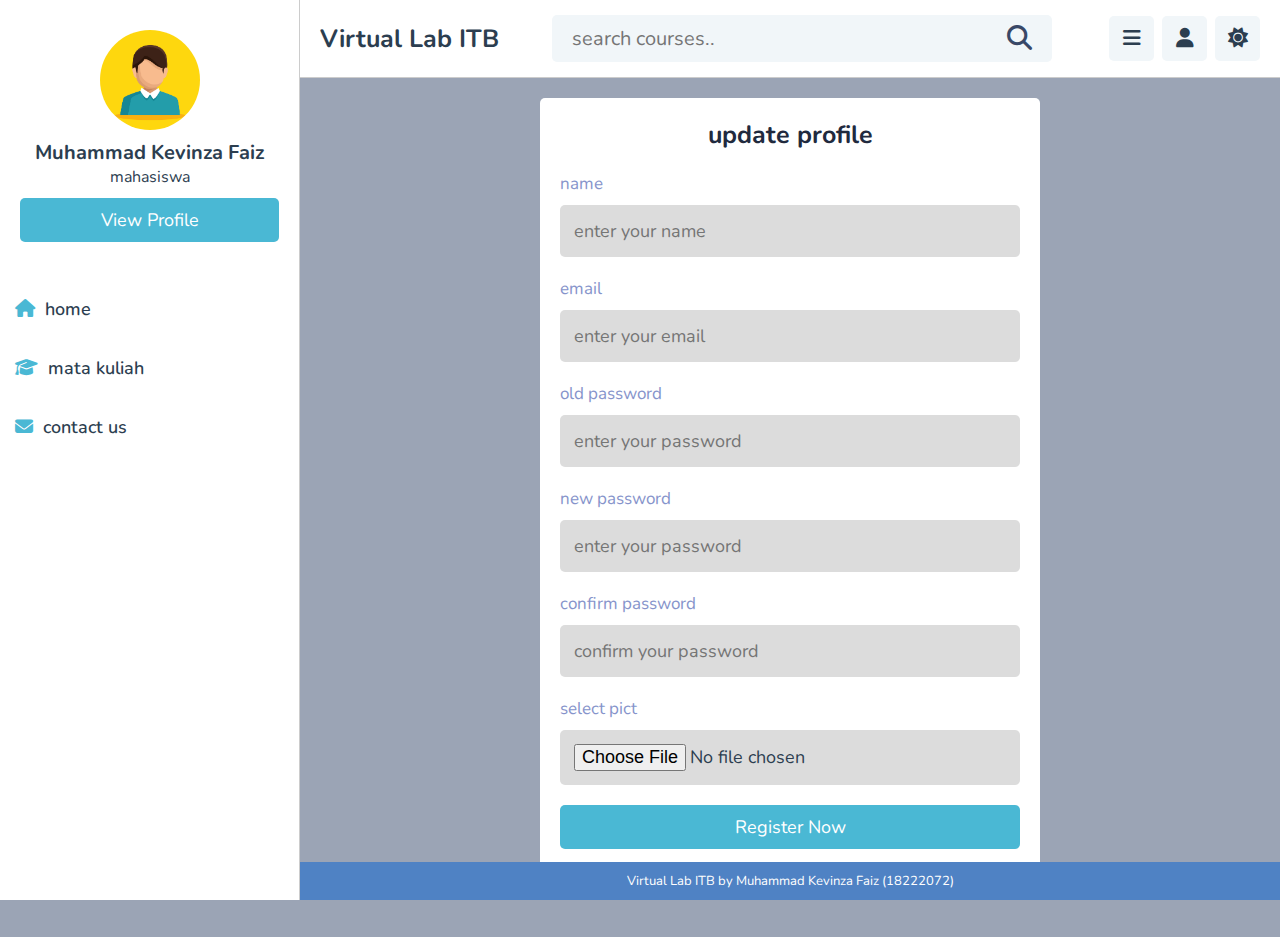
<file: update_profile.html>
<!DOCTYPE html>
<html lang="en">

<head>
    <meta charset="UTF-8">
    <meta name="viewport" content="width=device-width, initial-scale=1.0">
    <title>Update Profile</title>
    <link rel="stylesheet" href="https://cdnjs.cloudflare.com/ajax/libs/font-awesome/6.6.0/css/all.min.css">
    <link rel="stylesheet" href="css/style.css">
    <link rel="icon" href="images/icon.png" type="image/x-icon">
</head>

<body>
    <!-- Header Section Start -->
    <header class="header">
        <section class="flex">
            <a href="index.html" class="logo">Virtual Lab ITB</a>

            <form action="" method="post" class="search-form">
                <input type="text" name="search_box" placeholder="search courses.." required maxlength="100">
                <button type="submit" class="fas fa-search" name="search_box"></button>
            </form>

            <div class="icons">
                <div id="menu-btn" class="fas fa-bars"></div>
                <div id="search-btn" class="fas fa-search"></div>
                <div id="user-btn" class="fas fa-user"></div>
                <div id="toggle-btn" class="fas fa-sun"></div>
            </div>

            <div class="profile">
                <img src="images/profilepicture.jpg" alt="">
                <h3>Muhammad Kevinza Faiz</h3>
                <span>mahasiswa</span>
                <a href="profile.html" class="btn">view profile</a>
                <div class="flex-btn">
                    <a href="login.html" class="option-btn">login</a>
                    <a href="register.html" class="option-btn">register</a>
                </div>
            </div>

        </section>
    </header>

    <!-- Header Section End -->

    <!-- Side bar section start -->

    <div class="side-bar">

        <div class="close-side-bar">
            <i class="fas fa-times"></i>
        </div>

        <div class="profile">
            <img src="images/profilepicture.jpg" alt="">
            <h3>Muhammad Kevinza Faiz</h3>
            <span>mahasiswa</span>
            <a href="profile.html" class="btn">view profile</a>
        </div>

        <nav class="navbar">
            <a href="index.html"><i class="fas fa-home"></i><span>home</span></a>
            <a onclick="location.href='index.html#matakuliah'"><i class="fas fa-graduation-cap"></i><span>mata kuliah</span></a>
            <a onclick="location.href='index.html#contact'"><i class="fa-solid fa-envelope"></i><span>contact us</span></a>
        </nav>

    </div>

    <!-- Side bar section end -->

    <!-- Update prodile section start -->
    
    <section class="form-container">
        <form action="" method="post" enctype="multipart/form-data">
            <h3>update profile</h3>
            <p>name <span></span></p>
            <input type="text" name="name" placeholder="enter your name" maxlength="100" required class="box">
            <p>email <span></span></p>
            <input type="text" name="email" placeholder="enter your email" maxlength="100" required class="box">
            <p>old password</p>
            <input type="text" name="pass" placeholder="enter your password" maxlength="100" required class="box">
            <p>new password</p>
            <input type="text" name="pass" placeholder="enter your password" maxlength="100" required class="box">
            <p>confirm password</p>
            <input type="text" name="c_pass" placeholder="confirm your password" maxlength="100" required class="box">
            <p>select pict</p>
            <input type="file" name="image" accept="image/*" required class="box">
            <input type="submit" name="submit" value="register now" class="btn">
        </form>
    </section>

    <!-- Update profile section end -->
    
    <!-- Footer Section start -->
    
    <footer class="footer">
        Virtual Lab ITB by <span>Muhammad Kevinza Faiz</span> (18222072)
    </footer>
    
    <!-- Footer Section end -->

    <script src="js/script.js"></script>
</body>

</html>
</file>
<file: css/style.css>
@import url('https://fonts.googleapis.com/css2?family=Nunito:ital,wght@0,200..1000;1,200..1000&display=swap');

:root{
    --white:#fff;
    --black:#2c3e50;
    --scrollbar:#212A3E;
    --color1:#212A3E;
    --color2:#394867;
    --color3:#9BA4B5;
    --color4:#F1F6F9;
    --color5:#dcdcdc;
    --color6:rgb(134, 148, 203);
    --footer:#4f82c4;;
    --btn-color:rgb(74, 184, 212);
    --btn-color-hover:rgb(0, 131, 163);
    --btn-header:#212A3E;
    --jhouse:#30E3CA;
    --jhouse2:#11999E;
    --biruitb:#002f6c;
    --border:.1rem solid rgba(0,0,0,.2);
}

*{
    font-family: 'Nunito', sans-serif;
    margin: 0; padding: 0;
    box-sizing: border-box;
    outline: none; border: none;
    text-decoration: none;
}

*::selection{
    background-color: var(--color1);
    color: var(--white);
}

*::-webkit-scrollbar{
    height: .5rem;
    width: 1rem;
}

*::-webkit-scrollbar-track{
    background-color: transparent;
}

*::-webkit-scrollbar-thumb{
    background-color: var(--scrollbar);
}

html{
    font-size: 62.5%;
    overflow-x: hidden;
}

body{
    background-color: var(--color3);
    padding-left: 30rem;
}

body.dark{
    --white:#222;
    --black:#fff;
    --color1:#A9B6D1;
    --color3:#333;
    --color4:#aaa;
    --color5:#333;
    --biruitb:#c1c1c1;
    --btn-header:#fff;
    --scrollbar:#fff;
    --border:.1rem solid rgba(255,255,255,.2);
}

body.active{
    padding-left: 0;
}

section{
    padding: 2rem;
    max-width: 1200px;
    margin: 0 auto;
}

.btn, .option-btn, .delete-btn, .inline-btn, .inline-option-btn, .inline-delete-btn{
    border-radius: .5rem;
    padding: 1rem 3rem;
    font-size: 1.8rem;
    color: #fff;
    margin-top: 1rem;
    text-transform: capitalize;
    cursor: pointer;
    text-align: center;
}

.btn, .option-btn, .delete-btn{
    display: block;
    width: 100%;
}

.inline-btn, .option-btn, .delete-btn{
    display: inline-block;
}

.btn, .inline-btn{
    background-color: var(--btn-color);
}

.option-btn, .inline-option-btn{
    background-color: var(--jhouse);
}

.delete-btn, .inline-delete-btn{
    background-color:red;
}

.btn:hover, .delete-btn:hover, .inline-btn:hover, .inline-option-btn:hover, .inline-delete-btn:hover{
    background-color: var(--btn-color-hover);
    color: var(--white);
}

.option-btn:hover{
    background-color: #11999E;
}

.flex-btn{
    display: flex;
    gap: 1rem;
}

.heading{
    padding-bottom: 1.8rem;
    border-bottom: var(--border);
    font-size: 2.5rem;
    color: var(--black);
    text-transform: capitalize;
    margin-bottom: 2rem;
}

.header{
    background-color: var(--white);
    border-bottom: var(--border);
    position: sticky;
    top: 0; left: 0; right: 0;
    z-index: 1000;
}

.header .flex{
    padding: 1.5rem 2rem;
    position: relative;
    display: flex;
    align-items: center;
    justify-content: space-between;
}

.header .flex .logo{
    font-size: 2.5rem;
    color: var(--black);
    font-weight: bolder;
}

.header .flex .search-form{
    width: 50rem;
    border-radius: .5rem;
    display: flex;
    align-items: center;
    gap: 2rem;
    padding: 1rem 2rem;
    background-color: var(--color4);
}

.header .flex .search-form input{
    width: 100%;
    background: none;
    font-size: 2rem;
    color: var(--black);
}


.header .flex .search-form button{
    font-size: 2.5rem;
    color: var(--color2);
    cursor: pointer;
    background:none;
}

.header .flex .search-form button:hover{
    color: var(--btn-header);
}

.header .flex .icons div{
    font-size: 2rem;
    color: var(--black);
    border-radius: .5rem;
    height: 4.5rem;
    cursor: pointer;
    width: 4.5rem;
    line-height: 4.4rem;
    background-color: var(--color4);
    text-align: center;
    margin-left: .5rem;
}

.header .flex .icons div:hover{
    background-color: var(--btn-header);
    color: var(--white);
}

#search-btn{
    display: none;
}

.header .flex .profile{
    position: absolute;
    top: 120%; right: 2rem;
    background-color: var(--white);
    border-radius: .5rem;
    padding: 2rem;
    text-align: center;
    width: 30rem;
    transform: scale(0);
    transform-origin: top right;
    transition: .2s linear;
}

.header .flex .profile.active{
    transform: scale(1);
}

.header .flex .profile img{
    height: 10rem;
    width: 10rem;
    border-radius: 50%;
    object-fit: cover;
    margin-bottom: .5rem;
}

.header .flex .profile h3{
    font-size: 2rem;
    color: var(--black);
}

.header .flex .profile span{
    color: var(--black);
    font-size: 1.6rem;
}

.side-bar{
    position: fixed;
    top: 0; left: 0;
    height: 100vh;
    width: 30rem;
    background-color: var(--white);
    border-right: var(--border);
    z-index: 1200;
}

.side-bar .close-side-bar{
    text-align: right;
    padding: 2rem;
    padding-bottom: 0;
    display: none;
}

.side-bar .close-side-bar i{
    height: 4.5rem;
    width: 4.5rem;
    line-height: 4.4rem;
    font-size: 2rem;
    color: var(--white);
    background-color: #ff472b;   
    cursor: pointer; 
    text-align: center;
    border-radius: .5rem;
}

.side-bar .close-side-bar i:hover{
    background-color: var(--color2);
}

.side-bar .profile{
    padding: 3rem 2rem;
    text-align: center;
}

.side-bar .profile img{
    height: 10rem;
    width: 10rem;
    border-radius: 50%;
    object-fit: cover;
    margin-bottom: .5rem;
}

.side-bar .profile .btn{
    background-color: rgb(74, 184, 212);
}

.side-bar .profile .btn:hover{
    background-color: rgb(0, 131, 163);
}
    
.side-bar .profile h3{
    font-size: 2rem;
    color: var(--black);
}

.side-bar .profile span{
    color: var(--black);
    font-size: 1.6rem;
}

.side-bar .navbar{
    margin-top: 1rem;
    transition: .2s linear;
}

.side-bar .navbar a{
    display: block;
    padding: 1.5rem;
    margin: .5rem 0;
    font-size: 1.8rem;
}

.side-bar .navbar a i{
    color: var(--btn-color);
    margin-right: 1rem;
    transition: .2s linear;
}

.side-bar .navbar a span{
    font-weight:550;
    color: var(--black);
}

.side-bar .navbar a:hover{
    background-color: var(--color5);
    cursor: pointer;
}

.side-bar .navbar a:hover i{
    margin-right: 2.5rem;
}

.side-bar.active{
    left: -31rem;
}

.quick-select .box-container{
    display: grid;
    grid-template-columns: repeat(auto-fit, minmax(27.5rem,1fr));
    gap: 1.5rem;
    align-items: flex-start;
    justify-content: center;
}

.quick-select .box-container .box{
    border-radius: .5rem;
    background-color: var(--white);
    padding: 2rem;
}

.quick-select .box-container .box .title{
    font-size: 2rem;
    color: var(--black);
}

.quick-select .box-container .box p{
    line-height: 1.5;
    padding-top: 1.5rem;
    color: var(--biruitb);
    font-size: 1.8rem;
}

.quick-select .box-container .box p span{
    color: var(--color1);
}

.quick-select .box-container .box .flex{
    display: flex;
    flex-wrap: wrap;
    gap: 1rem;
    padding-top: 1.5rem;
}

.quick-select .box-container .box .flex a{
    padding: 1rem 1.5rem;
    border-radius:.5rem;
    font-size: 1.6rem;
    background-color: var(--color5);
}

.quick-select .box-container .box .flex a i{
    margin-right: 1rem;
    color: var(--black);
}

.quick-select .box-container .box .flex a span{
    color: var(--biruitb);
}

.quick-select .box-container .box .flex a:hover{
    background-color: var(--black);
}
.quick-select .box-container .box .flex a:hover i{
    color: var(--white);
}

.quick-select .box-container .box .flex a:hover span{
    color: var(--white);
}

.matakuliah .box-container{
    display: grid;
    grid-template-columns: repeat(auto-fit, minmax(30rem, 1fr));
    gap: 1.5rem;
    align-items: flex-start;
    justify-content: center;
}

.matakuliah .box-container .box{
    border-radius: .5rem;
    background-color: var(--white);
    padding: 2rem;
}

.matakuliah .box-container .box .thumb{
    width: 100%;
    border-radius: .5rem;
    height: 20rem;
    object-fit: cover;
}

.matakuliah .box-container .box p{
    line-height: 1.5;
    padding-top: 1.5rem;
    color: var(--biruitb);
    font-size: 1.8rem;
}

.matakuliah .box-container .box .title{
    font-size: 2rem;
    color: var(--black);
    margin-bottom: 1rem;
}

.about .row{
    display: flex;
    align-items: center;
    gap: 1.5rem;
    flex-wrap: wrap;
}

.about .row .image{
    flex: 1 1 40rem;
}

.about .row .image img{
    width: 100%;
    height: 40rem;
}

.about .row .content{
    flex: 1 1 40rem;
    text-align: center;
}

.about .row .content h3{
    font-size: 2.5rem;
    color: var(--black);
}

.about .row .content p{
    line-height: 2;
    font-size: 1.7rem;
    color: var(--black);
    padding: 1rem 0;
}

.about .box-container{
    margin-top: 3rem;
    display: flex;
    gap: 1.5rem;
    flex-wrap: wrap;
}

.about .box-container .box{
    display: flex;
    background-color: var(--white);
    border-radius: .5rem;
    padding: 2rem;
    align-items: center;
    gap: 2.5rem;
    flex: 1 1 20rem;
}

.about .box-container .box i{
    font-size: 3rem;
    color: var(--black);
}

.about .box-container .box h3{
    color: var(--color1);
    font-size: 2.5rem;
}

.about .box-container .box span{
    font-size: 1.5rem;
    color: var(--biruitb);
}

.playlist .row{
    display: flex;
    align-items: center;
    gap: 2.5rem;
    flex-wrap: wrap;
    padding: 2rem;
    background-color: var(--white);
}

.playlist .row .col{
    flex: 1 1 40rem;
}

.playlist .row .col .save-list button{
    font-size: 2rem;
    border-radius: .5rem;
    background-color: var(--btn-color);
    padding: 1.2rem 2.5rem;
    cursor: pointer;
    margin-bottom: 2rem;
}

.playlist .row .col .save-list button i{
    color: var(--black);
    margin-right: 1rem;
}

.playlist .row .col .save-list button span{
    color: var(--color2);
}


.playlist .row .col .save-list button:hover{
    background-color: var(--btn-color-hover);
}

.playlist .row .col .save-list button:hover i{
    color: var(--white);
}

.playlist .row .col .save-list button:hover span{
    color: var(--white);
}

.playlist .row .col .thumb{
    position: relative;
    height: 30rem;
}

.playlist .row .col .thumb span{
    position: absolute;
    top: 1rem;
    left: 1rem;
    border-radius: .5rem;
    padding: .5rem 1.5rem;
    font-size: 2rem;
    color: #fff;
    background-color: rgba(0, 0, 0, .3);
}

.playlist .row .col .thumb img{
    width: 100%;
    height: 100%;
    border-radius: .5rem;
    object-fit: cover;
}

.playlist .row .col .tutor{
    display: flex;
    align-items: center;
    gap: 1.7rem;
}

.playlist .row .col .tutor img{
    height: 7rem;
    width: 7rem;
    border-radius: 50%;
    object-fit: cover;
}

.playlist .row .col .tutor h3{
    font-size: 2rem;
    color: var(--black);
    margin-bottom: .2rem;
}

.playlist .row .col .tutor span{
    color: var(--color1);
    font-size: 1.5rem;
}

.playlist .row .col .details{
    padding-top: 1.5rem;
}

.playlist .row .col .details h3{
    font-size: 2rem;
    color: var(--black);
}

.playlist .row .col .details p{
    line-height: 2;
    padding: 1rem 0;
    color: var(--biruitb);
    font-size: 1.7rem;
}

.playlist .row .col .details .date{
    font-size: 1.7rem;
    padding-top: .5rem;
}

.playlist .row .col .details .date i{
    color: var(--jhouse2);
    margin-right: 1rem;
}

.playlist .row .col .details .date span{
    color: var(--biruitb);
}

.videos-container .box-container{
    display: grid;
    grid-template-columns: repeat(auto-fit, minmax(30rem, 1fr));
    gap: 1.5rem;
    align-items: flex-start;
    justify-content: center;
}

.videos-container .box-container .box{
    position: relative;
    border-radius: .5rem;
    padding: 2rem;
    background-color: var(--white);
}

.videos-container .box-container .box img{
    height: 20rem;
    width: 100%;
    border-radius: .5rem;
    object-fit: cover;
}

.videos-container .box-container .box i{
    position: absolute;
    top: 2rem;
    left: 2rem;
    right: 2rem;
    height: 20rem;
    background-color: rgba(0, 0, 0, .3);
    display: flex;
    align-items: center;
    justify-content: center;
    font-size: 4rem;
    color: #fff;
    border-radius: .5rem;
    display: none;
}

.videos-container .box-container .box:hover i{
    display: flex;
}

.videos-container .box-container .box h3{
    font-size: 2rem;
    color: var(--black);
    margin-top: 1rem;
}

.videos-container .box-container .box:hover h3{
    color: var(--biruitb);
}

.contact h1{
    color:var(--black);
}

.contact .row {
    display: flex;
    align-items: center;
    flex-wrap: wrap;
    background: var(--white);
    gap: 1rem;
}

.contact .row .map{
    flex: 1 1 45rem;
    width: 100%;
    padding-left: 2rem;
}

.contact .row form{
    flex: 1 1 45rem;
    padding: 5rem 2rem;
    text-align: center;
}

.contact .row form h3{
    text-transform: uppercase;
    font-size: 3.5rem;
    color: var(--black);
}

.contact .row form .inputBox {
    display: flex;
    align-items: center;
    margin-top: 2rem;
    margin-bottom: 2rem;
    background: var(--color5);
    border:var(--border);
}

.contact .row form .inputBox span {
    color: var(--black);
    font-size: 2rem;
    padding-left: 2rem;
}

.contact .row form .inputBox input {
    width: 100%;
    padding: 2rem;
    font-size: 1.7rem;
    color: #000000;
    text-transform: none;
    background: none;
}

.contact .row .btn:hover{
    cursor: pointer;
}

.interactive-kimia {
    padding: 20px;
}

.interactive-kimia h3{
    font-size: 2.5rem;
    color: var(--black);
    margin-bottom: 1.3rem;
}

.interactive-kimia p{
    font-size: 1.8rem;
    color: var(--black);
    margin-bottom: 20px;
}

.interactive-kimia .shape-container {
    display: flex;
    justify-content: center;
    margin-bottom: 20px;
    align-items: center;
}

.interactive-kimia .shape-container select {
    width: 200px;
    padding: 10px;
    font-size: 16px;
    background-color: var(--white);
    color: var(--black);
    border: 2px solid var(--black);
    border-radius: 5px;
    outline: none;
    cursor: pointer;
    appearance: none; 
    background-image: url('data:image/svg+xml;charset=US-ASCII,<svg xmlns="http://www.w3.org/2000/svg" viewBox="0 0 4 5"><path fill="none" stroke="%23333" stroke-width=".7" d="M2 0L0 2.5h4z"/></svg>');
    background-repeat: no-repeat;
    background-position: right 10px top 50%;
    background-size: 12px;
}

.interactive-kimia .shape-container select:hover {
    background-color: #e0e0e0;
}

.interactive-kimia .shape-container option {
    padding: 10px;
    font-size: 16px;
    color: #333;
    background-color: #fff;
}

.interactive-kimia .shape-container select:focus {
    border-color: #11999E;
    background-color: #fff;
}

.interactive-kimia .shape-container {
    display: flex;
    justify-content: center;
    margin-bottom: 20px;
}

.interactive-kimia canvas {
    border: 1px solid var(--black);
    display: block; 
    margin: 0 auto;
    background-color: var(--white);
}

.molecule-visualization {
    flex: 0 1 auto;
}

.visualization-container{
    display: flex;
    align-items: center;
    gap: 10px;
}

.controls {
    display: flex;
    flex-direction: column;
    align-items: flex-start;
    justify-content: flex-start;
    margin-left: 10px;
}

.controls .heading {
    margin-bottom: 10px;
}

.shape-container select {
    width: 200px;
    padding: 5px;
    font-size: 16px;
    background-color: #f0f0f0;
    color: #333;
    border: 2px solid #000;
    border-radius: 5px;
    outline: none;
    cursor: pointer;
}

.shape-container select:hover {
    background-color: #e0e0e0;
}

.shape-container select:focus {
    border-color: #11999E;
    background-color: #fff;
}

.interactive-fisika {
    padding: 20px;
    text-align: left;
}

.interactive-container {
    display: flex;
    justify-content: center;
    align-items: center;
}

.canvas-container {
    display: inline-block;
}

.interactive-fisika .interactive-container .canvas-container canvas{
    background-color: var(--white);
}

.controls {
    display: flex;
    flex-direction: column;
    margin-left: 20px;
    justify-content: center;
}

.controls h3 {
    font-size: 2.5rem;
    color: #fff;
    margin-bottom: 1.3rem;
}

.controls p {
    font-size: 1.6rem;
    color: #fff;
    margin-bottom: 20px;
}

.controls button {
    background-color: var(--btn-color);
    color: #fff;
    padding: 1rem 3.3rem;
    width: fit-content;
    align-self: flex-start;
    border: .2rem solid var(--black);
    border-radius: 10px;
}

.controls button:hover {
    background-color: var(--btn-color-hover);
}

.profile .details{
    background-color: var(--white);
    border-radius: .5rem;
    padding: 2rem;
}

.profile .details .user{
    text-align: center;
    margin-bottom: 2rem;
}

.profile .details .user img{
    height: 10rem;
    width: 10rem;
    border-radius: 50%;
    object-fit: cover;
    margin-bottom: .5rem;
}

.profile .details .user h3{
    font-size: 2rem;
    margin: .5rem 0;
    color: var(--black);
}

.profile .details .user p{
    font-size: 1.7rem;
    color: var(--biruitb);
}

.profile .details .box-container{
    display: flex;
    flex-wrap: wrap;
    align-items: flex-end;
    gap: 1.5rem;
}

.profile .details .box-container .box{
    background-color: var(--color5);
    border-radius: .5rem;
    padding: 2rem;
    flex: 1 1 30rem;
}

.profile .details .box-container .box .flex{
    display: flex;
    align-items: center;
    gap: 1.7rem;
    margin-bottom: 1rem;
}

.profile .details .box-container .box .flex i{
    height: 4.5rem;
    width: 4.5rem;
    border-radius: .5rem;
    background-color: var(--black);
    line-height: 4.4rem;
    font-size: 2rem;
    color: var(--white);
    text-align: center;
}

.profile .details .box-container .box .flex h3{
    font-size: 2rem;
    color: var(--color1);
    margin-bottom: .2rem;
}

.profile .details .box-container .box .flex span{
    font-size: 1.5rem;
    color: var(--biruitb);
}

.form-container{
    display: flex;
    align-items: center;
    justify-content: center;
    min-height: calc(100vh - 20rem);
}

.form-container form{
    background-color: var(--white);
    border-radius: .5rem;
    padding: 2rem;
    width: 50rem;
}

.form-container form h3{
    text-align: center;
    font-size: 2.5rem;
    margin-bottom: 1rem;
    color: var(--color1);
}

.form-container form p{
    padding-top: 1rem;
    font-size: 1.7rem;
    color: var(--color6);
}

.form-container form p span{
    color: red;
}

.form-container form .box{
    width: 100%;
    border-radius: .5rem;
    margin: 1rem 0;
    font-size: 1.8rem;
    color: var(--black);
    padding: 1.4rem;
    background-color: var(--color5);
}


.footer{
    position: sticky;
    bottom: 0; right: 0; left: 0;
    background-color: var(--footer);
    padding: 1rem;
    text-align: center;
    color: var(--white);
    font-size: 1.3rem;
    margin-top: 1rem;
    z-index: 1000;
}

/* Media queries */

@media (max-width : 1200px){

    body{
        padding-left: 0;
    }

    .side-bar{
        transition: .2s linear;
        left: -30rem;
    }

    .side-bar.active{
        left: 0;
        box-shadow: 0 0 0 100vw rgba(0,0,0,.5);
    }

    .side-bar .close-side-bar{
        display: block;
    }

    .contact .row .map {
        margin: 10px 10px;
    }

    .visualization-container {
        flex-direction: column; 
        align-items: center; 
    }

    .controls {
        align-items: center; 
        text-align: center; 
    }

    .molecule-visualization {
        width: 100%; 
        display: flex;
        justify-content: center;
    }

    .canvas-container{
        width: 100%; 
        display: flex;
        justify-content: center;
    }

    .interactive-container{
        flex-direction: column; 
        align-items: center; 
    }
    
}

@media (max-width : 991px){
    html{
        font-size: 55%;
    }

    .controls .heading {
        font-size: 1.8rem;
    }

    .controls .description {
        font-size: 1.4rem; 
    }

    .shape-container select {
        width: 180px; 
    }
}
    
@media (max-width : 768px){
    #search-btn{
        display: inline-block;
    }

    .header .flex .search-form{
        position: absolute;
        top: 99%; left: 0; right: 0;
        width: auto;
        border-top: var(--border);
        border-bottom: var(--border);
        background-color: var(--white);
        clip-path: polygon(0 0, 100% 0, 100% 0, 0 0);
        transition: .2s linear;
    }

    .header .flex .search-form.active{
        clip-path: polygon(0 0, 100% 0, 100% 100%, 0 100%);
    }

    .visualization-container, .interactive-container {
        flex-direction: column;
        gap: 15px;
        align-items: center; 
    }

    .molecule-visualization canvas, .canvas-container canvas {
        width: 90%; 
        height: auto;
    }

    .controls .heading {
        font-size: 1.6rem; 
    }

    .controls .description {
        font-size: 1.2rem; 
    }

    .shape-container select {
        width: 170px; 
    }
}

@media (max-width : 450px){
    html{
        font-size: 50%;
    }

    .heading{
        font-size: 2rem;
    }

    .flex-btn{
        flex-flow: column;
        gap: 0;
    }

    .playlist .row .col .thumb img{
        height: 20rem;
    }

    .visualization-container, .interactive-container {
        flex-direction: column;
        align-items: center; 
    }

    .molecule-visualization canvas, .canvas-container canvas {
        width: 80%; 
    }

    .controls .heading {
        font-size: 1.4rem; 
    }

    .controls .description {
        font-size: 1rem; 
    }

    .interactive-fisika .interactive-container .controls button{
        align-items: center;
    }

    .shape-container select {
        width: 150px; 
        padding: 4px;
    }

    .interactive-kimia .shape-container select {
        width: 150px;
        padding: 5px;
    }
}
</file>
